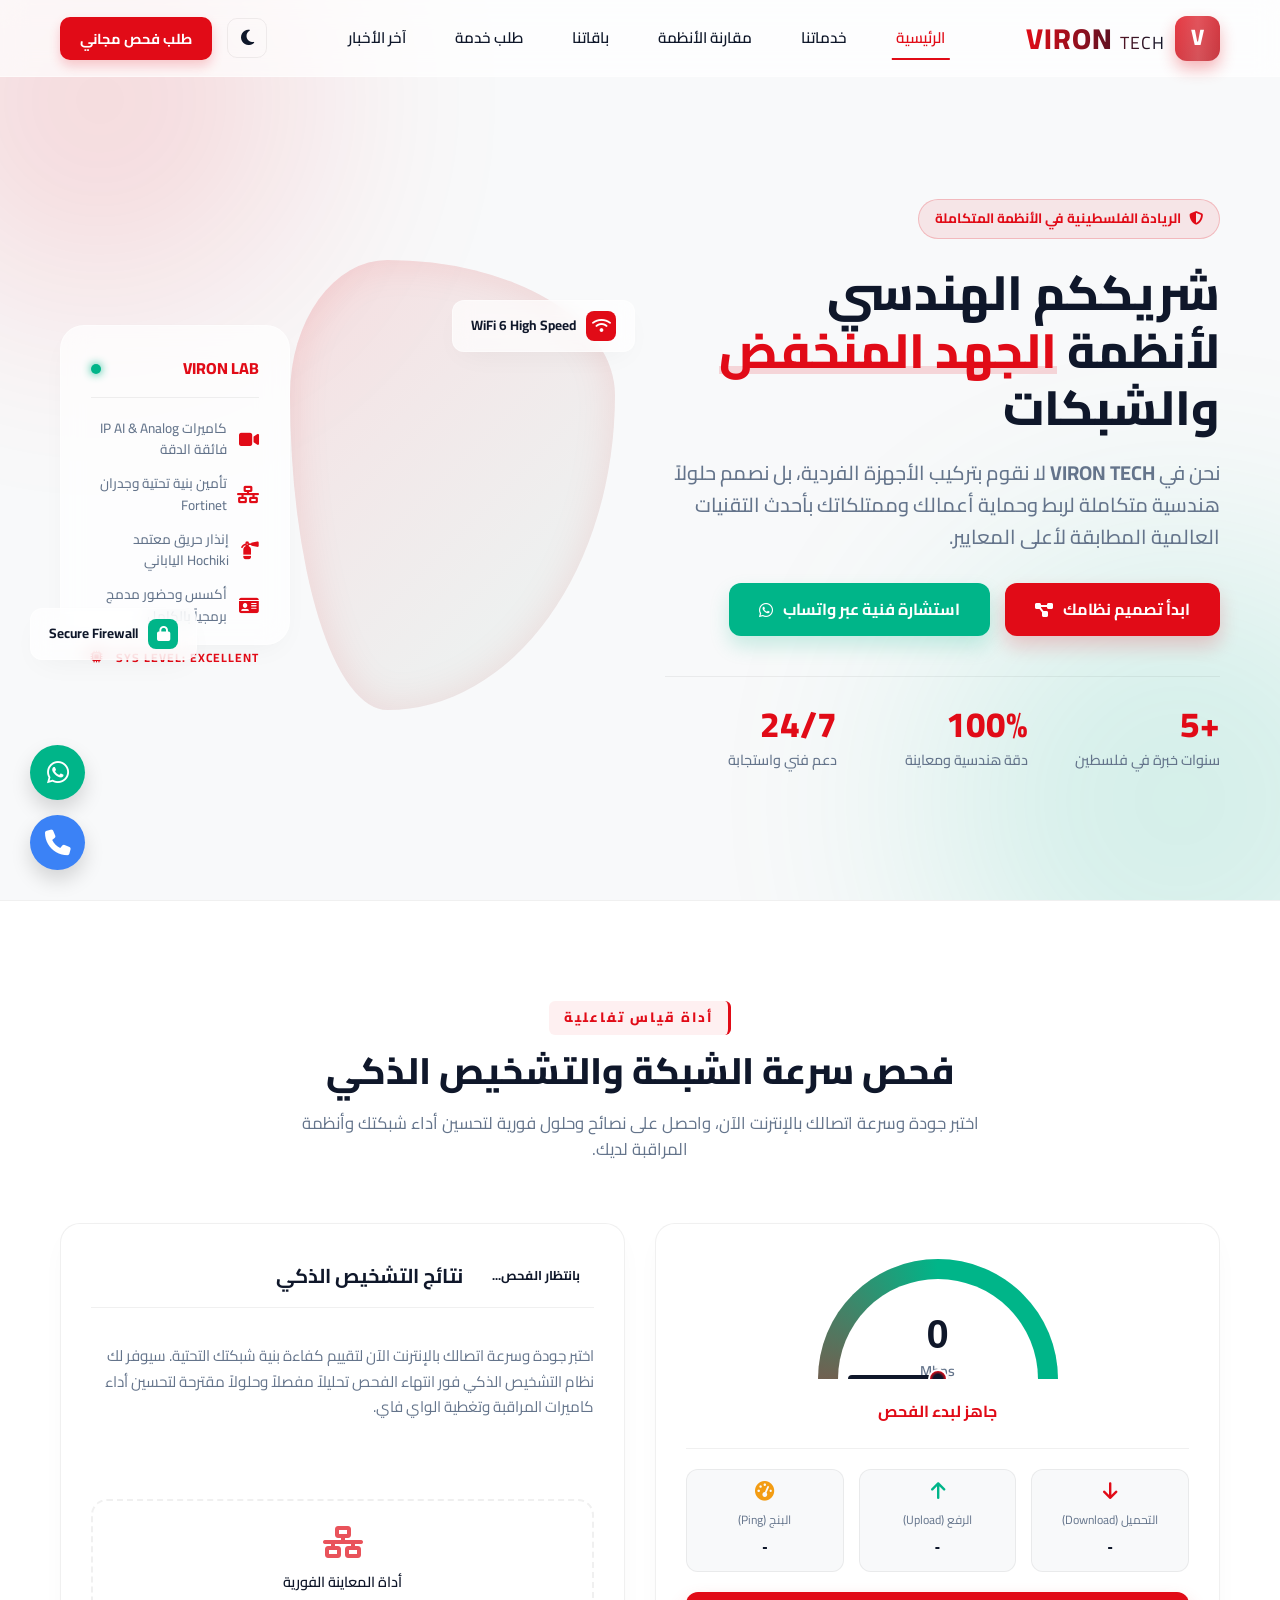
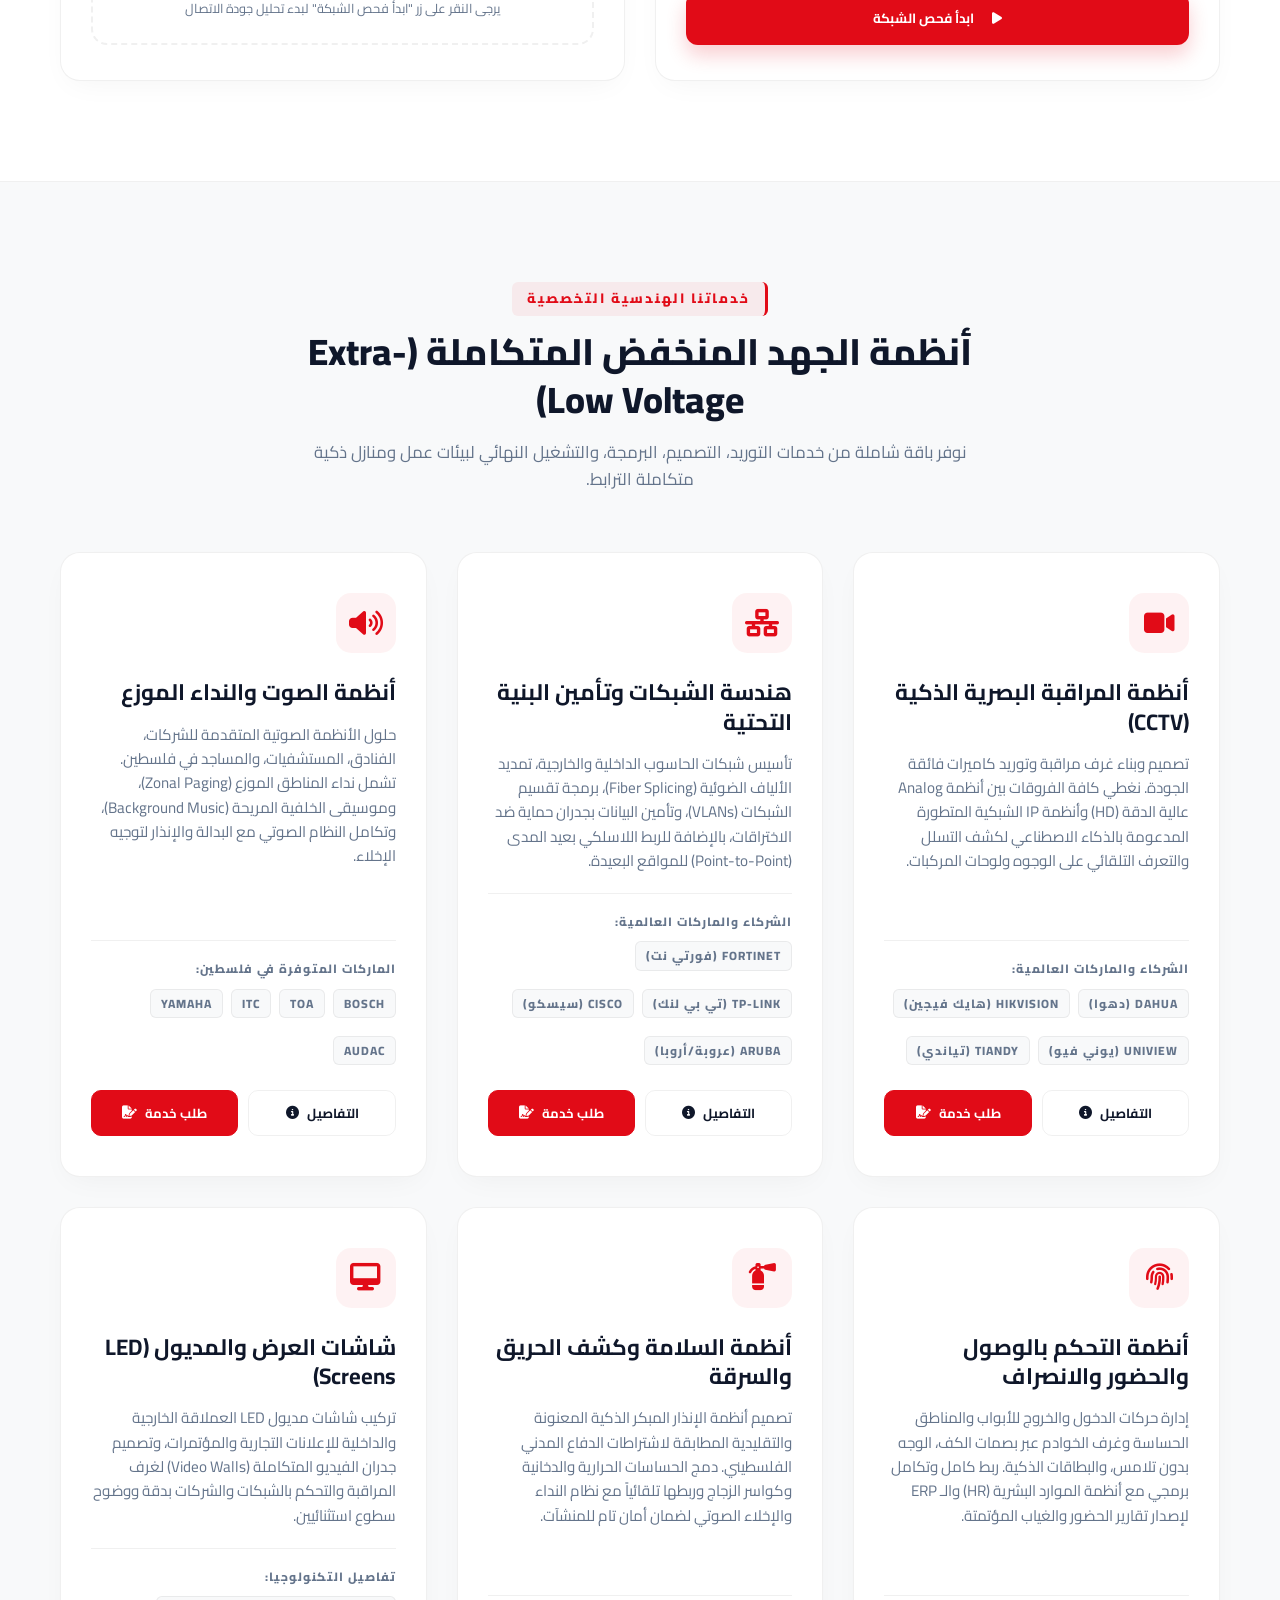
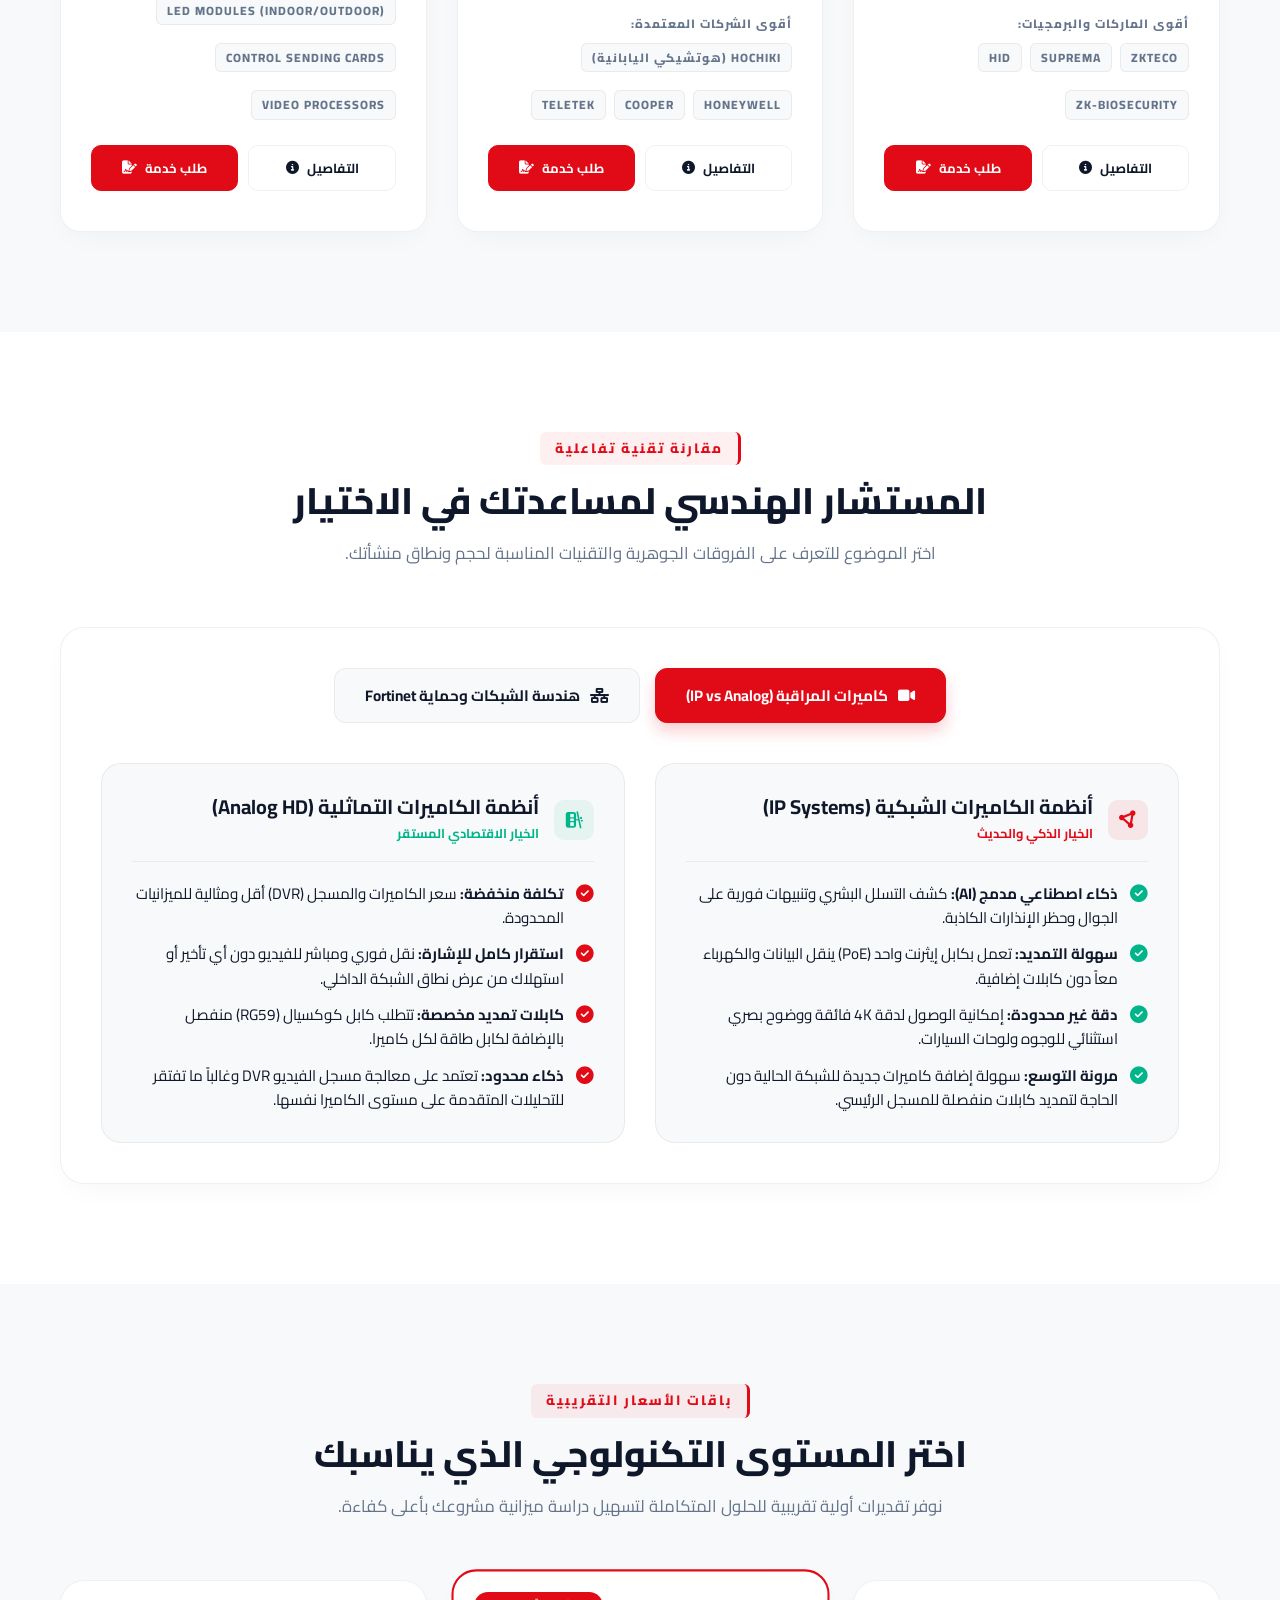
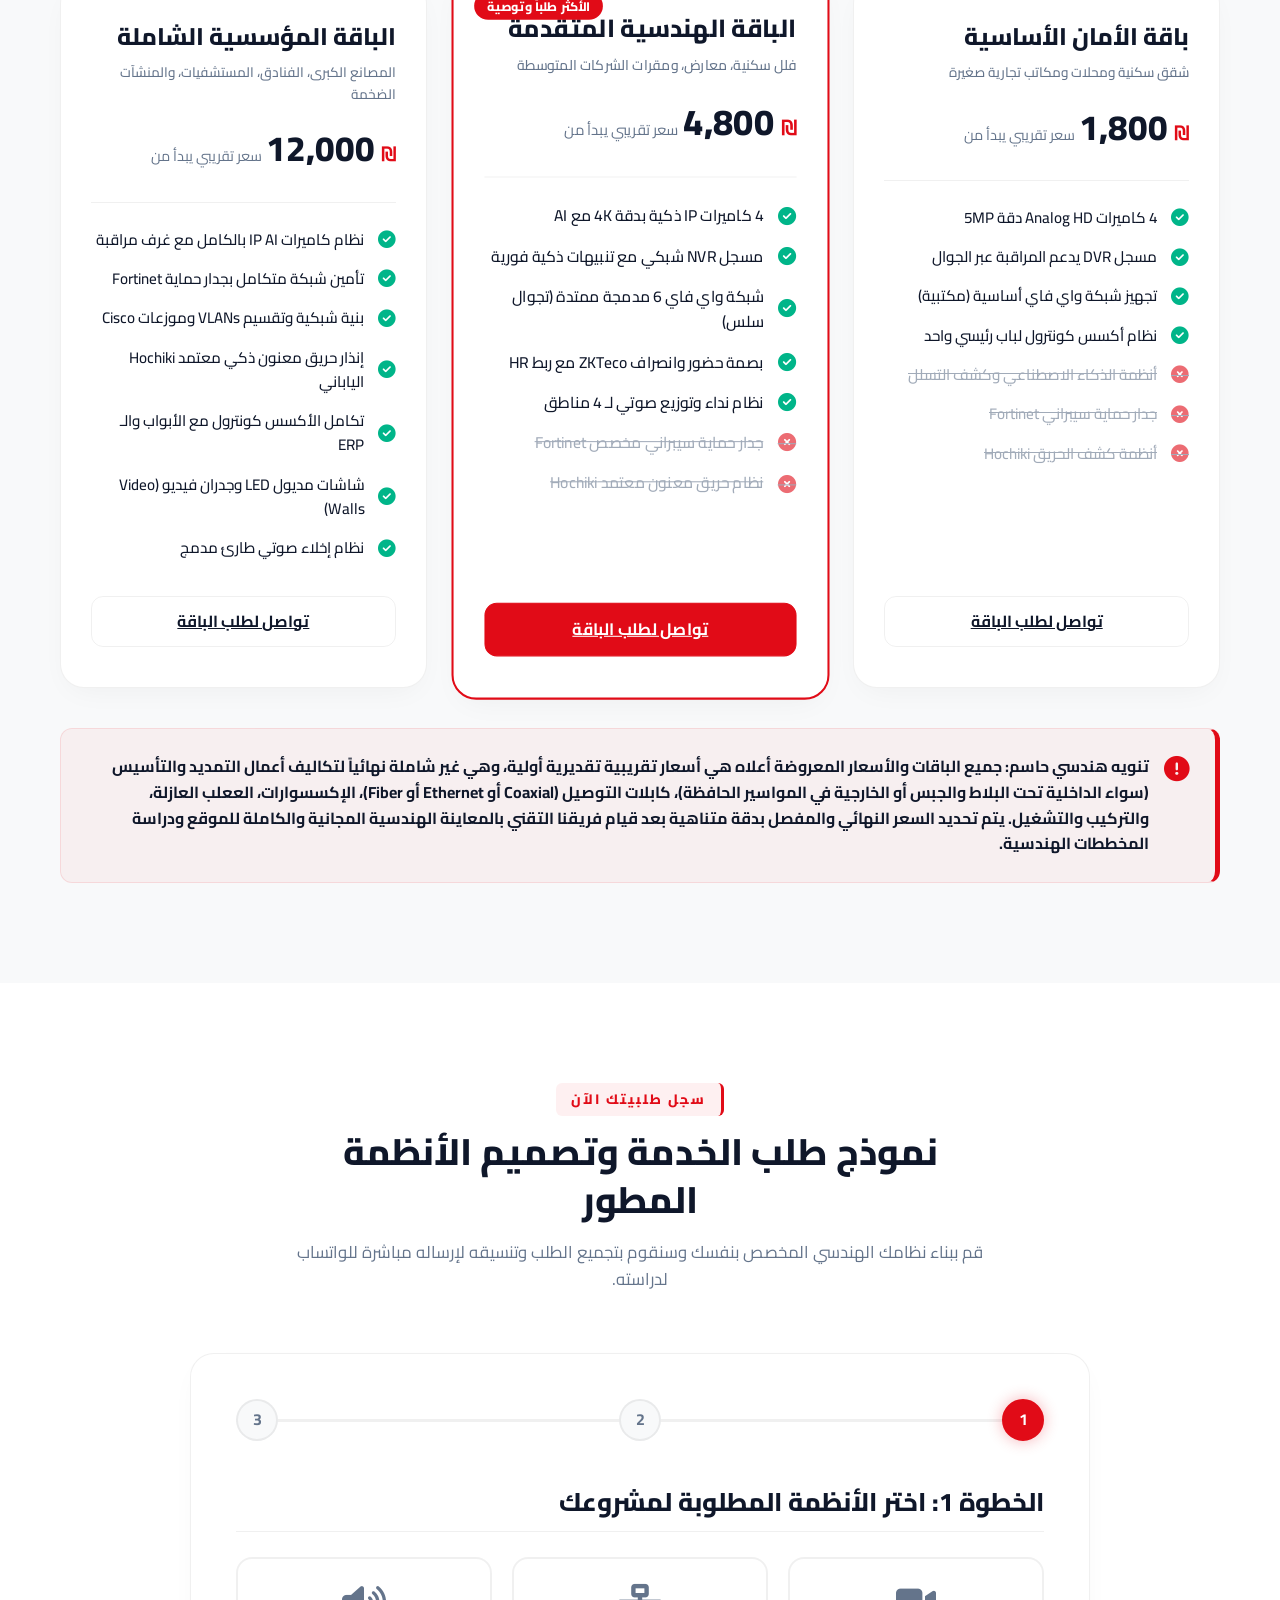
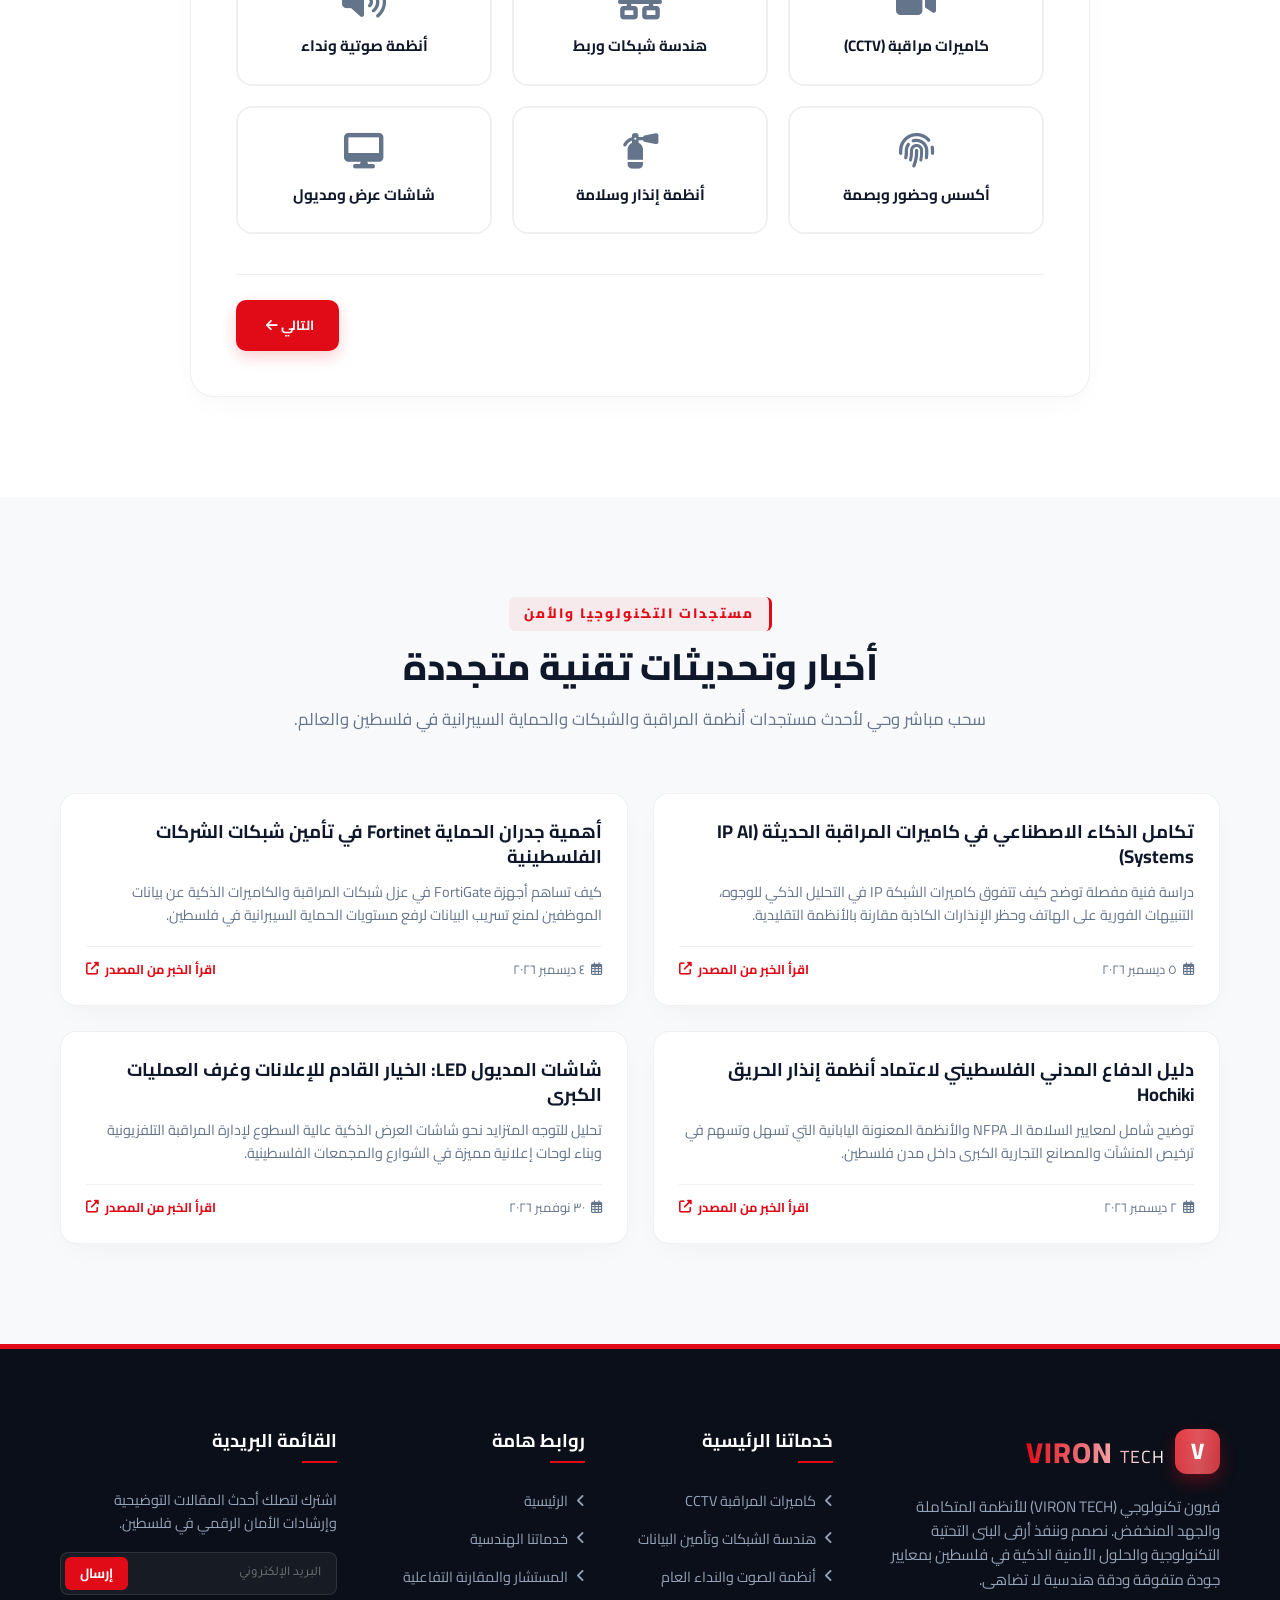
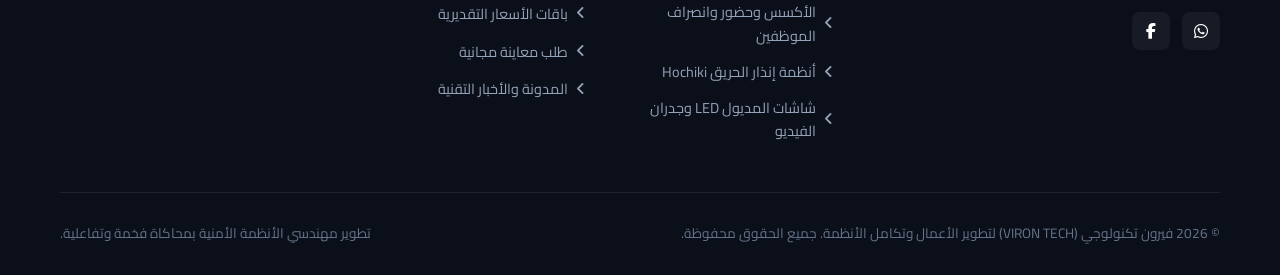
<file: index.html>
<!DOCTYPE html>
<html lang="ar" dir="rtl">

<head>
    <meta charset="UTF-8">
    <meta name="viewport" content="width=device-width, initial-scale=1.0">
    <meta name="description"
        content="فيرون تكنولوجي (VIRON TECH) - شريككم الهندسي المعتمد والموثوق لأنظمة الجهد المنخفض والشبكات والأنظمة الأمنية المتكاملة في فلسطين. حلول متطورة وحماية ذكية.">

    <!-- Open Graph / Facebook / WhatsApp Previews -->
    <meta property="og:type" content="website">
    <meta property="og:title" content="VIRON TECH | فيرون للأنظمة المتكاملة والجهد المنخفض">
    <meta property="og:description"
        content="شريككم الهندسي المعتمد والموثوق لأنظمة الجهد المنخفض والشبكات والأنظمة الأمنية المتكاملة في فلسطين. حلول متطورة وحماية ذكية.">
    <meta property="og:image" content="https://virontech.ps/ip-camera.webp">
    <meta property="og:url" content="https://virontech.ps">
    <meta name="twitter:card" content="summary_large_image">

    <!-- Favicon -->
    <link rel="icon" type="image/svg+xml" href="letter-v-svgrepo-com.svg">

    <title>VIRON TECH | فيرون للأنظمة المتكاملة والجهد المنخفض</title>

    <!-- Google Fonts - Cairo & Tajawal -->
    <link rel="preconnect" href="https://fonts.googleapis.com">
    <link rel="preconnect" href="https://fonts.gstatic.com" crossorigin>
    <link
        href="https://fonts.googleapis.com/css2?family=Cairo:wght@300;400;500;600;700;800;900&family=Tajawal:wght@300;400;500;700;800;900&display=swap"
        rel="stylesheet">

    <!-- External Stylesheets & Icons -->
    <link rel="stylesheet" href="https://cdnjs.cloudflare.com/ajax/libs/font-awesome/6.4.0/css/all.min.css">
    <link rel="stylesheet" href="style.css">
</head>

<body>

    <!-- --- FLOATING ACTIONS --- -->
    <div class="floating-actions">
        <a href="https://wa.me/972593417639" class="floating-btn btn-floating-wa" target="_blank" title="واتساب فوري">
            <i class="fab fa-whatsapp"></i>
        </a>
        <a href="tel:+972593417639" class="floating-btn btn-floating-ph" title="اتصال مباشر">
            <i class="fas fa-phone"></i>
        </a>
    </div>

    <!-- --- HEADER / NAVBAR --- -->
    <header class="header">
        <div class="container">
            <nav class="navbar">
                <a href="#" class="logo">
                    <div class="logo-icon">V</div>
                    <span class="logo-text">VIRON <span
                            style="font-weight: 400; font-size: 1.1rem; color: var(--accent);">TECH</span></span>
                </a>

                <ul class="nav-menu">
                    <li class="nav-item active"><a href="#">الرئيسية</a></li>
                    <li class="nav-item"><a href="#services">خدماتنا</a></li>
                    <li class="nav-item"><a href="#compare">مقارنة الأنظمة</a></li>
                    <li class="nav-item"><a href="#packages">باقاتنا</a></li>
                    <li class="nav-item"><a href="#request">طلب خدمة</a></li>
                    <li class="nav-item"><a href="#news">آخر الأخبار</a></li>
                </ul>

                <div class="header-actions">
                    <button class="theme-toggle-btn" id="themeToggleBtn" title="تبديل مظهر الصفحة">
                        <i class="fas fa-moon"></i>
                    </button>
                    <a href="#request" class="btn-contact-header">طلب فحص مجاني</a>
                    <button class="menu-toggle" aria-label="فتح القائمة">
                        <i class="fas fa-bars"></i>
                    </button>
                </div>
            </nav>
        </div>
    </header>

    <!-- --- HERO SECTION --- -->
    <section class="hero">
        <div class="hero-bg-shapes">
            <div class="hero-shape hero-shape-1"></div>
            <div class="hero-shape hero-shape-2"></div>
        </div>
        <div class="container">
            <div class="hero-grid">
                <div class="hero-content">
                    <div class="hero-badge">
                        <i class="fas fa-shield-halved"></i>
                        <span>الريادة الفلسطينية في الأنظمة المتكاملة</span>
                    </div>
                    <h1>شريككم الهندسي لأنظمة <span>الجهد المنخفض</span> والشبكات</h1>
                    <p class="hero-subtitle">نحن في <strong>VIRON TECH</strong> لا نقوم بتركيب الأجهزة الفردية، بل نصمم
                        حلولاً هندسية متكاملة لربط وحماية أعمالك وممتلكاتك بأحدث التقنيات العالمية المطابقة لأعلى
                        المعايير.</p>

                    <div class="hero-buttons">
                        <a href="#request" class="btn-primary">
                            <span>ابدأ تصميم نظامك</span>
                            <i class="fas fa-project-diagram"></i>
                        </a>
                        <a href="https://wa.me/972593417639" class="btn-whatsapp" target="_blank">
                            <span>استشارة فنية عبر واتساب</span>
                            <i class="fab fa-whatsapp"></i>
                        </a>
                    </div>

                    <div class="hero-stats">
                        <div class="stat-item">
                            <h3>+5</h3>
                            <p>سنوات خبرة في فلسطين</p>
                        </div>
                        <div class="stat-item">
                            <h3>100%</h3>
                            <p>دقة هندسية ومعاينة</p>
                        </div>
                        <div class="stat-item">
                            <h3>24/7</h3>
                            <p>دعم فني واستجابة</p>
                        </div>
                    </div>
                </div>

                <div class="hero-visual">
                    <div class="main-visual-container"></div>
                    <div class="tech-node-visual">
                        <div class="tech-node-header">
                            <span class="tech-node-logo">VIRON LAB</span>
                            <span class="tech-node-dot"></span>
                        </div>
                        <div class="tech-node-body">
                            <div class="tech-node-item">
                                <i class="fas fa-video"></i>
                                <span>كاميرات IP AI & Analog فائقة الدقة</span>
                            </div>
                            <div class="tech-node-item">
                                <i class="fas fa-network-wired"></i>
                                <span>تأمين بنية تحتية وجدران Fortinet</span>
                            </div>
                            <div class="tech-node-item">
                                <i class="fas fa-fire-extinguisher"></i>
                                <span>إنذار حريق معتمد Hochiki الياباني</span>
                            </div>
                            <div class="tech-node-item">
                                <i class="fas fa-id-card"></i>
                                <span>أكسس وحضور مدمج برمجياً بالكامل</span>
                            </div>
                        </div>
                        <div class="tech-node-footer">
                            <span>SYS LEVEL: EXCELLENT</span>
                            <i class="fas fa-microchip"></i>
                        </div>
                    </div>
                    <!-- Floating badges -->
                    <div class="floating-badge fb-1">
                        <i class="fas fa-wifi"></i>
                        <span>WiFi 6 High Speed</span>
                    </div>
                    <div class="floating-badge fb-2">
                        <i class="fas fa-lock"></i>
                        <span>Secure Firewall</span>
                    </div>
                </div>
            </div>
        </div>
    </section>

    <!-- --- SMART NETWORK DIAGNOSTICS --- -->
    <section class="section" id="network-speed" style="background: var(--bg-card); border-top: 1px solid var(--border-color); border-bottom: 1px solid var(--border-color);">
        <div class="container">
            <div class="section-header">
                <span class="section-badge">أداة قياس تفاعلية</span>
                <h2 class="section-title">فحص سرعة الشبكة والتشخيص الذكي</h2>
                <p class="section-desc">اختبر جودة وسرعة اتصالك بالإنترنت الآن، واحصل على نصائح وحلول فورية لتحسين أداء شبكتك وأنظمة المراقبة لديك.</p>
            </div>

            <div class="speed-test-wrapper">
                <!-- Speed Test Card -->
                <div class="speed-test-card">
                    <!-- Gauge Container -->
                    <div class="gauge-outer">
                        <div class="gauge-body">
                            <div class="gauge-fill" id="gaugeFill"></div>
                            <div class="gauge-cover">
                                <span class="speed-value" id="speedValue">0</span>
                                <span class="speed-unit">Mbps</span>
                            </div>
                        </div>
                        <div class="gauge-needle-wrapper">
                            <div class="gauge-needle" id="gaugeNeedle"></div>
                            <div class="gauge-center-pin"></div>
                        </div>
                    </div>

                    <!-- Progress / Testing Phase -->
                    <div class="test-phase" id="testPhase">جاهز لبدء الفحص</div>

                    <!-- Metrics Grid -->
                    <div class="metrics-grid">
                        <div class="metric-box">
                            <i class="fas fa-arrow-down download-icon"></i>
                            <span class="metric-label">التحميل (Download)</span>
                            <span class="metric-val" id="downloadVal">-</span>
                        </div>
                        <div class="metric-box">
                            <i class="fas fa-arrow-up upload-icon"></i>
                            <span class="metric-label">الرفع (Upload)</span>
                            <span class="metric-val" id="uploadVal">-</span>
                        </div>
                        <div class="metric-box">
                            <i class="fas fa-tachometer-alt ping-icon"></i>
                            <span class="metric-label">البنج (Ping)</span>
                            <span class="metric-val" id="pingVal">-</span>
                        </div>
                    </div>

                    <!-- Start Button -->
                    <button id="startSpeedTestBtn" class="btn-primary" style="margin-top: 20px; width: 100%; justify-content: center;">
                        <i class="fas fa-play" style="margin-left: 8px;"></i>
                        <span>ابدأ فحص الشبكة</span>
                    </button>
                </div>

                <!-- Solutions Card -->
                <div class="solutions-card" id="solutionsCard">
                    <!-- Solutions Card Header -->
                    <div class="solutions-header">
                        <span class="status-badge" id="networkStatusBadge" style="display: inline-block;">بانتظار الفحص...</span>
                        <h3 style="font-size: 1.25rem; font-weight: 700; margin: 0; color: var(--text-main);">نتائج التشخيص الذكي</h3>
                    </div>

                    <!-- Solutions Placeholder -->
                    <div id="solutionsPlaceholder">
                        <p style="font-size: 0.95rem; line-height: 1.7; color: var(--text-muted); margin-bottom: 20px;">
                            اختبر جودة وسرعة اتصالك بالإنترنت الآن لتقييم كفاءة بنية شبكتك التحتية. سيوفر لك نظام التشخيص الذكي فور انتهاء الفحص تحليلاً مفصلاً وحلولاً مقترحة لتحسين أداء كاميرات المراقبة وتغطية الواي فاي.
                        </p>
                        <div style="text-align: center; padding: 25px 15px; border: 2px dashed var(--border-color); border-radius: 16px; background: rgba(255, 255, 255, 0.01);">
                            <i class="fas fa-network-wired fa-2x" style="margin-bottom: 12px; color: var(--accent); opacity: 0.7;"></i>
                            <p style="font-size: 0.9rem; font-weight: 600; color: var(--text-main); margin-bottom: 5px;">أداة المعاينة الفورية</p>
                            <p style="font-size: 0.8rem; color: var(--text-muted); margin: 0;">يرجى النقر على زر "ابدأ فحص الشبكة" لبدء تحليل جودة الاتصال</p>
                        </div>
                    </div>

                    <!-- Solutions Result Body -->
                    <div id="solutionsResultBody" style="display: none;">
                        <p class="solutions-intro" id="solutionsIntro" style="font-size: 0.95rem; line-height: 1.6; color: var(--text-muted); margin-bottom: 20px;"></p>

                        <div class="solutions-list-wrapper">
                            <h4 style="font-size: 0.95rem; font-weight: 700; margin-bottom: 12px; color: var(--text-main);"><i class="fas fa-clipboard-list" style="margin-left: 8px; color: var(--accent);"></i> الحلول والتحسينات المقترحة لشبكتك:</h4>
                            <ul class="solutions-list" id="solutionsList">
                                <!-- Populated dynamically -->
                            </ul>
                        </div>

                        <div class="contact-advice" style="text-align: center; border-top: 1px solid var(--border-color); padding-top: 20px; margin-top: 20px;">
                            <p style="font-size: 0.88rem; color: var(--text-muted); margin-bottom: 15px;">هل تعاني من مشاكل مستمرة في تغطية الواي فاي أو بطء استجابة الكاميرات؟</p>
                            <a href="https://wa.me/972593417639" target="_blank" class="btn btn-outline" style="display: inline-flex; justify-content: center; gap: 8px; width: 100%;">
                                <i class="fab fa-whatsapp" style="color: #25d366;"></i> استشر مهندسي فيرون تيك مجاناً
                            </a>
                        </div>
                    </div>
                </div>
            </div>
        </div>
    </section>

    <!-- --- LOW-VOLTAGE SERVICES SECTION --- -->
    <section class="section" id="services">
        <div class="container">
            <div class="section-header">
                <span class="section-badge">خدماتنا الهندسية التخصصية</span>
                <h2 class="section-title">أنظمة الجهد المنخفض المتكاملة (Extra-Low Voltage)</h2>
                <p class="section-desc">نوفر باقة شاملة من خدمات التوريد، التصميم، البرمجة، والتشغيل النهائي لبيئات عمل
                    ومنازل ذكية متكاملة الترابط.</p>
            </div>

            <div class="services-grid">
                <!-- 1. الكاميرات -->
                <div class="service-card">
                    <div class="service-icon">
                        <i class="fas fa-video"></i>
                    </div>
                    <h3 class="service-title">أنظمة المراقبة البصرية الذكية (CCTV)</h3>
                    <p class="service-desc">تصميم وبناء غرف مراقبة وتوريد كاميرات فائقة الجودة. نغطي كافة الفروقات بين
                        أنظمة Analog عالية الدقة (HD) وأنظمة IP الشبكية المتطورة المدعومة بالذكاء الاصطناعي لكشف التسلل
                        والتعرف التلقائي على الوجوه ولوحات المركبات.</p>
                    <div class="service-brands">
                        <span>الشركاء والماركات العالمية:</span>
                        <div class="brand-tags-container">
                            <span class="brand-tag">Dahua (دهوا)</span>
                            <span class="brand-tag">Hikvision (هايك فيجين)</span>
                            <span class="brand-tag">Uniview (يوني فيو)</span>
                            <span class="brand-tag">Tiandy (تياندي)</span>
                        </div>
                    </div>
                    <div class="service-card-actions">
                        <button class="service-action-btn btn-details" onclick="openServiceModal('cctv')">
                            <span>التفاصيل</span>
                            <i class="fas fa-info-circle"></i>
                        </button>
                        <button class="service-action-btn btn-request" onclick="requestServiceDirect('cctv')">
                            <span>طلب خدمة</span>
                            <i class="fas fa-file-signature"></i>
                        </button>
                    </div>
                </div>

                <!-- 2. الشبكات -->
                <div class="service-card">
                    <div class="service-icon">
                        <i class="fas fa-network-wired"></i>
                    </div>
                    <h3 class="service-title">هندسة الشبكات وتأمين البنية التحتية</h3>
                    <p class="service-desc">تأسيس شبكات الحاسوب الداخلية والخارجية، تمديد الألياف الضوئية (Fiber
                        Splicing)، برمجة تقسيم الشبكات (VLANs)، وتأمين البيانات بجدران حماية ضد الاختراقات، بالإضافة
                        للربط اللاسلكي بعيد المدى (Point-to-Point) للمواقع البعيدة.</p>
                    <div class="service-brands">
                        <span>الشركاء والماركات العالمية:</span>
                        <div class="brand-tags-container">
                            <span class="brand-tag">Fortinet (فورتي نت)</span>
                            <span class="brand-tag">TP-Link (تي بي لنك)</span>
                            <span class="brand-tag">Cisco (سيسكو)</span>
                            <span class="brand-tag">Aruba (عروبة/أروبا)</span>
                        </div>
                    </div>
                    <div class="service-card-actions">
                        <button class="service-action-btn btn-details" onclick="openServiceModal('networking')">
                            <span>التفاصيل</span>
                            <i class="fas fa-info-circle"></i>
                        </button>
                        <button class="service-action-btn btn-request" onclick="requestServiceDirect('networking')">
                            <span>طلب خدمة</span>
                            <i class="fas fa-file-signature"></i>
                        </button>
                    </div>
                </div>

                <!-- 3. أنظمة الصوت -->
                <div class="service-card">
                    <div class="service-icon">
                        <i class="fas fa-volume-up"></i>
                    </div>
                    <h3 class="service-title">أنظمة الصوت والنداء الموزع</h3>
                    <p class="service-desc">حلول الأنظمة الصوتية المتقدمة للشركات، الفنادق، المستشفيات، والمساجد في
                        فلسطين. تشمل نداء المناطق الموزع (Zonal Paging)، وموسيقى الخلفية المريحة (Background Music)،
                        وتكامل النظام الصوتي مع البدالة والإنذار لتوجيه الإخلاء.</p>
                    <div class="service-brands">
                        <span>الماركات المتوفرة في فلسطين:</span>
                        <div class="brand-tags-container">
                            <span class="brand-tag">Bosch</span>
                            <span class="brand-tag">TOA</span>
                            <span class="brand-tag">ITC</span>
                            <span class="brand-tag">Yamaha</span>
                            <span class="brand-tag">Audac</span>
                        </div>
                    </div>
                    <div class="service-card-actions">
                        <button class="service-action-btn btn-details" onclick="openServiceModal('sound')">
                            <span>التفاصيل</span>
                            <i class="fas fa-info-circle"></i>
                        </button>
                        <button class="service-action-btn btn-request" onclick="requestServiceDirect('sound')">
                            <span>طلب خدمة</span>
                            <i class="fas fa-file-signature"></i>
                        </button>
                    </div>
                </div>

                <!-- 4. الأكسس كونترول -->
                <div class="service-card">
                    <div class="service-icon">
                        <i class="fas fa-fingerprint"></i>
                    </div>
                    <h3 class="service-title">أنظمة التحكم بالوصول والحضور والانصراف</h3>
                    <p class="service-desc">إدارة حركات الدخول والخروج للأبواب والمناطق الحساسة وغرف الخوادم عبر بصمات
                        الكف، الوجه بدون تلامس، والبطاقات الذكية. ربط كامل وتكامل برمجي مع أنظمة الموارد البشرية (HR)
                        والـ ERP لإصدار تقارير الحضور والغياب المؤتمتة.</p>
                    <div class="service-brands">
                        <span>أقوى الماركات والبرمجيات:</span>
                        <div class="brand-tags-container">
                            <span class="brand-tag">ZKTeco</span>
                            <span class="brand-tag">Suprema</span>
                            <span class="brand-tag">HID</span>
                            <span class="brand-tag">ZK-BioSecurity</span>
                        </div>
                    </div>
                    <div class="service-card-actions">
                        <button class="service-action-btn btn-details" onclick="openServiceModal('access')">
                            <span>التفاصيل</span>
                            <i class="fas fa-info-circle"></i>
                        </button>
                        <button class="service-action-btn btn-request" onclick="requestServiceDirect('access')">
                            <span>طلب خدمة</span>
                            <i class="fas fa-file-signature"></i>
                        </button>
                    </div>
                </div>

                <!-- 5. أنظمة الإنذار -->
                <div class="service-card">
                    <div class="service-icon">
                        <i class="fas fa-fire-extinguisher"></i>
                    </div>
                    <h3 class="service-title">أنظمة السلامة وكشف الحريق والسرقة</h3>
                    <p class="service-desc">تصميم أنظمة الإنذار المبكر الذكية المعنونة والتقليدية المطابقة لاشتراطات
                        الدفاع المدني الفلسطيني. دمج الحساسات الحرارية والدخانية وكواسر الزجاج وربطها تلقائياً مع نظام
                        النداء والإخلاء الصوتي لضمان أمان تام للمنشآت.</p>
                    <div class="service-brands">
                        <span>أقوى الشركات المعتمدة:</span>
                        <div class="brand-tags-container">
                            <span class="brand-tag">Hochiki (هوتشيكي اليابانية)</span>
                            <span class="brand-tag">Honeywell</span>
                            <span class="brand-tag">Cooper</span>
                            <span class="brand-tag">Teletek</span>
                        </div>
                    </div>
                    <div class="service-card-actions">
                        <button class="service-action-btn btn-details" onclick="openServiceModal('alarm')">
                            <span>التفاصيل</span>
                            <i class="fas fa-info-circle"></i>
                        </button>
                        <button class="service-action-btn btn-request" onclick="requestServiceDirect('alarm')">
                            <span>طلب خدمة</span>
                            <i class="fas fa-file-signature"></i>
                        </button>
                    </div>
                </div>

                <!-- 6. شاشات العرض والمديول -->
                <div class="service-card">
                    <div class="service-icon">
                        <i class="fas fa-desktop"></i>
                    </div>
                    <h3 class="service-title">شاشات العرض والمديول (LED Screens)</h3>
                    <p class="service-desc">تركيب شاشات مديول LED العملاقة الخارجية والداخلية للإعلانات التجارية
                        والمؤتمرات، وتصميم جدران الفيديو المتكاملة (Video Walls) لغرف المراقبة والتحكم بالشبكات والشركات
                        بدقة ووضوح سطوع استثنائيين.</p>
                    <div class="service-brands">
                        <span>تفاصيل التكنولوجيا:</span>
                        <div class="brand-tags-container">
                            <span class="brand-tag">LED Modules (Indoor/Outdoor)</span>
                            <span class="brand-tag">Control Sending Cards</span>
                            <span class="brand-tag">Video Processors</span>
                        </div>
                    </div>
                    <div class="service-card-actions">
                        <button class="service-action-btn btn-details" onclick="openServiceModal('led')">
                            <span>التفاصيل</span>
                            <i class="fas fa-info-circle"></i>
                        </button>
                        <button class="service-action-btn btn-request" onclick="requestServiceDirect('led')">
                            <span>طلب خدمة</span>
                            <i class="fas fa-file-signature"></i>
                        </button>
                    </div>
                </div>
            </div>
        </div>
    </section>

    <!-- --- INTERACTIVE COMPARISON SECTION --- -->
    <section class="section section-bg-alt" id="compare">
        <div class="container">
            <div class="section-header">
                <span class="section-badge">مقارنة تقنية تفاعلية</span>
                <h2 class="section-title">المستشار الهندسي لمساعدتك في الاختيار</h2>
                <p class="section-desc">اختر الموضوع للتعرف على الفروقات الجوهرية والتقنيات المناسبة لحجم ونطاق منشأتك.
                </p>
            </div>

            <div class="compare-container">
                <div class="compare-tabs">
                    <button class="compare-tab-btn active" data-target="compare-cctv">
                        <i class="fas fa-video"></i>
                        <span>كاميرات المراقبة (IP vs Analog)</span>
                    </button>
                    <button class="compare-tab-btn" data-target="compare-network">
                        <i class="fas fa-network-wired"></i>
                        <span>هندسة الشبكات وحماية Fortinet</span>
                    </button>
                </div>

                <!-- CCTV Tab -->
                <div class="compare-panel active" id="compare-cctv">
                    <div class="comparison-grid">
                        <div class="compare-side">
                            <div class="side-header">
                                <i class="fas fa-circle-nodes"></i>
                                <div>
                                    <h4>أنظمة الكاميرات الشبكية (IP Systems)</h4>
                                    <span style="font-size:0.8rem; color: var(--accent); font-weight:700;">الخيار الذكي
                                        والحديث</span>
                                </div>
                            </div>
                            <ul class="compare-features-list">
                                <li><i class="fas fa-check-circle"></i><span><strong>ذكاء اصطناعي مدمج (AI):</strong>
                                        كشف التسلل البشري وتنبيهات فورية على الجوال وحظر الإنذارات الكاذبة.</span></li>
                                <li><i class="fas fa-check-circle"></i><span><strong>سهولة التمديد:</strong> تعمل بكابل
                                        إيثرنت واحد (PoE) ينقل البيانات والكهرباء معاً دون كابلات إضافية.</span></li>
                                <li><i class="fas fa-check-circle"></i><span><strong>دقة غير محدودة:</strong> إمكانية
                                        الوصول لدقة 4K فائقة ووضوح بصري استثنائي للوجوه ولوحات السيارات.</span></li>
                                <li><i class="fas fa-check-circle"></i><span><strong>مرونة التوسع:</strong> سهولة إضافة
                                        كاميرات جديدة للشبكة الحالية دون الحاجة لتمديد كابلات منفصلة للمسجل
                                        الرئيسي.</span></li>
                            </ul>
                        </div>

                        <div class="compare-side">
                            <div class="side-header green-side">
                                <i class="fas fa-cable-car" style="transform: rotate(90deg);"></i>
                                <div>
                                    <h4>أنظمة الكاميرات التماثلية (Analog HD)</h4>
                                    <span style="font-size:0.8rem; color: var(--secondary); font-weight:700;">الخيار
                                        الاقتصادي المستقر</span>
                                </div>
                            </div>
                            <ul class="compare-features-list red-list">
                                <li><i class="fas fa-check-circle"></i><span><strong>تكلفة منخفضة:</strong> سعر
                                        الكاميرات والمسجل (DVR) أقل ومثالية للميزانيات المحدودة.</span></li>
                                <li><i class="fas fa-check-circle"></i><span><strong>استقرار كامل للإشارة:</strong> نقل
                                        فوري ومباشر للفيديو دون أي تأخير أو استهلاك من عرض نطاق الشبكة الداخلي.</span>
                                </li>
                                <li><i class="fas fa-check-circle"></i><span><strong>كابلات تمديد مخصصة:</strong> تتطلب
                                        كابل كوكسيال (RG59) منفصل بالإضافة لكابل طاقة لكل كاميرا.</span></li>
                                <li><i class="fas fa-check-circle"></i><span><strong>ذكاء محدود:</strong> تعتمد على
                                        معالجة مسجل الفيديو DVR وغالباً ما تفتقر للتحليلات المتقدمة على مستوى الكاميرا
                                        نفسها.</span></li>
                            </ul>
                        </div>
                    </div>
                </div>

                <!-- Network Tab -->
                <div class="compare-panel" id="compare-network">
                    <div class="comparison-grid">
                        <div class="compare-side">
                            <div class="side-header">
                                <i class="fas fa-shield-halved"></i>
                                <div>
                                    <h4>جدران الحماية والأمان السيبراني (Fortinet)</h4>
                                    <span style="font-size:0.8rem; color: var(--accent); font-weight:700;">درع الحماية
                                        الأول لمؤسستك</span>
                                </div>
                            </div>
                            <p style="font-size:0.95rem; color:var(--text-muted); margin-bottom:20px; line-height:1.7;">
                                نعتمد برمجة وتثبيت أجهزة <strong>FortiGate</strong> لضمان حماية الطبقة السابعة في
                                الشركات. نقوم بتطبيق جدار ناري يمنع التسلل الخارجي، وتفعيل الـ VPN الآمن للعمل عن بعد،
                                وحظر المواقع غير المرغوبة للموظفين، وتفتيش البيانات المشفرة لمنع تسريب المعلومات
                                الحساسة.
                            </p>
                            <ul class="compare-features-list">
                                <li><i class="fas fa-check-circle"></i><span>عزل تام لشبكة كاميرات المراقبة لتجنب
                                        اختراقها.</span></li>
                                <li><i class="fas fa-check-circle"></i><span>التحكم في سرعات استهلاك الإنترنت وتوزيعها
                                        بعدل.</span></li>
                                <li><i class="fas fa-check-circle"></i><span>حماية الأجهزة الداخلية من البرمجيات
                                        الخبيثة.</span></li>
                            </ul>
                        </div>

                        <div class="compare-side">
                            <div class="side-header green-side">
                                <i class="fas fa-route"></i>
                                <div>
                                    <h4>توزيع وتوسعة الواي فاي (Cisco & Aruba)</h4>
                                    <span style="font-size:0.8rem; color: var(--secondary); font-weight:700;">بث فائق
                                        السرعة وتغطية بلا انقطاع</span>
                                </div>
                            </div>
                            <p style="font-size:0.95rem; color:var(--text-muted); margin-bottom:20px; line-height:1.7;">
                                نصمم توزيع نقاط البث (Access Points) من شركتي <strong>Aruba</strong> و <strong>TP-Link
                                    Enterprise</strong> لضمان تغطية كاملة بدون زوايا ميتة. ندعم التجوال السلس (Seamless
                                Roaming) بحيث يتنقل هاتفك بين الطوابق والزوايا بدون انقطاع الإشارة أو التبديل اليدوي، مع
                                عزل شبكة الزوار عن الموظفين.
                            </p>
                            <ul class="compare-features-list red-list">
                                <li><i class="fas fa-check-circle"></i><span>تجوال ذكي سلس بدون انقطاع مكالمات
                                        الفيديو.</span></li>
                                <li><i class="fas fa-check-circle"></i><span>دعم معايير WiFi 6 الحديثة للسرعة العالية
                                        للمستخدمين.</span></li>
                                <li><i class="fas fa-check-circle"></i><span>لوحة إدارة سحابية مركزية لمراقبة استقرار
                                        التغطية.</span></li>
                            </ul>
                        </div>
                    </div>
                </div>
            </div>
        </div>
    </section>

    <!-- --- PRICE PACKAGES SECTION --- -->
    <section class="section" id="packages">
        <div class="container">
            <div class="section-header">
                <span class="section-badge">باقات الأسعار التقريبية</span>
                <h2 class="section-title">اختر المستوى التكنولوجي الذي يناسبك</h2>
                <p class="section-desc">نوفر تقديرات أولية تقريبية للحلول المتكاملة لتسهيل دراسة ميزانية مشروعك بأعلى
                    كفاءة.</p>
            </div>

            <div class="packages-grid">
                <!-- الباقة 1 -->
                <div class="package-card">
                    <div class="package-header">
                        <h3 class="package-name">باقة الأمان الأساسية</h3>
                        <p>شقق سكنية ومحلات ومكاتب تجارية صغيرة</p>
                        <div class="package-price">
                            <span class="price-currency">₪</span>
                            <span class="price-amount">1,800</span>
                            <span class="price-period">سعر تقريبي يبدأ من</span>
                        </div>
                    </div>
                    <ul class="package-features">
                        <li><i class="fas fa-check-circle"></i><span>4 كاميرات Analog HD دقة 5MP</span></li>
                        <li><i class="fas fa-check-circle"></i><span>مسجل DVR يدعم المراقبة عبر الجوال</span></li>
                        <li><i class="fas fa-check-circle"></i><span>تجهيز شبكة واي فاي أساسية (مكتبية)</span></li>
                        <li><i class="fas fa-check-circle"></i><span>نظام أكسس كونترول لباب رئيسي واحد</span></li>
                        <li class="not-included"><i class="fas fa-times-circle"></i><span>أنظمة الذكاء الاصطناعي وكشف
                                التسلل</span></li>
                        <li class="not-included"><i class="fas fa-times-circle"></i><span>جدار حماية سيبراني
                                Fortinet</span></li>
                        <li class="not-included"><i class="fas fa-times-circle"></i><span>أنظمة كشف الحريق
                                Hochiki</span></li>
                    </ul>
                    <a href="#request" class="btn-package">تواصل لطلب الباقة</a>
                </div>

                <!-- الباقة 2 -->
                <div class="package-card popular">
                    <span class="package-tag">الأكثر طلباً وتوصية</span>
                    <div class="package-header">
                        <h3 class="package-name">الباقة الهندسية المتقدمة</h3>
                        <p>فلل سكنية، معارض، ومقرات الشركات المتوسطة</p>
                        <div class="package-price">
                            <span class="price-currency">₪</span>
                            <span class="price-amount">4,800</span>
                            <span class="price-period">سعر تقريبي يبدأ من</span>
                        </div>
                    </div>
                    <ul class="package-features">
                        <li><i class="fas fa-check-circle"></i><span>4 كاميرات IP ذكية بدقة 4K مع AI</span></li>
                        <li><i class="fas fa-check-circle"></i><span>مسجل NVR شبكي مع تنبيهات ذكية فورية</span></li>
                        <li><i class="fas fa-check-circle"></i><span>شبكة واي فاي 6 مدمجة ممتدة (تجوال سلس)</span></li>
                        <li><i class="fas fa-check-circle"></i><span>بصمة حضور وانصراف ZKTeco مع ربط HR</span></li>
                        <li><i class="fas fa-check-circle"></i><span>نظام نداء وتوزيع صوتي لـ 4 مناطق</span></li>
                        <li class="not-included"><i class="fas fa-times-circle"></i><span>جدار حماية سيبراني مخصص
                                Fortinet</span></li>
                        <li class="not-included"><i class="fas fa-times-circle"></i><span>نظام حريق معنون معتمد
                                Hochiki</span></li>
                    </ul>
                    <a href="#request" class="btn-package">تواصل لطلب الباقة</a>
                </div>

                <!-- الباقة 3 -->
                <div class="package-card">
                    <div class="package-header">
                        <h3 class="package-name">الباقة المؤسسية الشاملة</h3>
                        <p>المصانع الكبرى، الفنادق، المستشفيات، والمنشآت الضخمة</p>
                        <div class="package-price">
                            <span class="price-currency">₪</span>
                            <span class="price-amount">12,000</span>
                            <span class="price-period">سعر تقريبي يبدأ من</span>
                        </div>
                    </div>
                    <ul class="package-features">
                        <li><i class="fas fa-check-circle"></i><span>نظام كاميرات IP AI بالكامل مع غرف مراقبة</span>
                        </li>
                        <li><i class="fas fa-check-circle"></i><span>تأمين شبكة متكامل بجدار حماية Fortinet</span></li>
                        <li><i class="fas fa-check-circle"></i><span>بنية شبكية وتقسيم VLANs وموزعات Cisco</span></li>
                        <li><i class="fas fa-check-circle"></i><span>إنذار حريق معنون ذكي معتمد Hochiki الياباني</span>
                        </li>
                        <li><i class="fas fa-check-circle"></i><span>تكامل الأكسس كونترول مع الأبواب والـ ERP</span>
                        </li>
                        <li><i class="fas fa-check-circle"></i><span>شاشات مديول LED وجدران فيديو (Video Walls)</span>
                        </li>
                        <li><i class="fas fa-check-circle"></i><span>نظام إخلاء صوتي طارئ مدمج</span></li>
                    </ul>
                    <a href="#request" class="btn-package">تواصل لطلب الباقة</a>
                </div>
            </div>

            <!-- Pricing alert strictly required -->
            <div class="pricing-alert-box">
                <i class="fas fa-circle-exclamation"></i>
                <p>تنويه هندسي حاسم: جميع الباقات والأسعار المعروضة أعلاه هي أسعار تقريبية تقديرية أولية، وهي غير شاملة
                    نهائياً لتكاليف أعمال التمديد والتأسيس (سواء الداخلية تحت البلاط والجبس أو الخارجية في المواسير
                    الحافظة)، كابلات التوصيل (Coaxial أو Ethernet أو Fiber)، الإكسسوارات، الععلب العازلة، والتركيب
                    والتشغيل. يتم تحديد السعر النهائي والمفصل بدقة متناهية بعد قيام فريقنا التقني بالمعاينة الهندسية
                    المجانية والكاملة للموقع ودراسة المخططات الهندسية.</p>
            </div>
        </div>
    </section>

    <!-- --- SERVICE REQUEST WIZARD SECTION --- -->
    <section class="section section-bg-alt" id="request">
        <div class="container">
            <div class="section-header">
                <span class="section-badge">سجل طلبيتك الآن</span>
                <h2 class="section-title">نموذج طلب الخدمة وتصميم الأنظمة المطور</h2>
                <p class="section-desc">قم ببناء نظامك الهندسي المخصص بنفسك وسنقوم بتجميع الطلب وتنسيقه لإرساله مباشرة
                    للواتساب لدراسته.</p>
            </div>

            <div class="wizard-card">
                <div class="wizard-steps">
                    <div class="wizard-step-progress"></div>
                    <div class="step-indicator active">1</div>
                    <div class="step-indicator">2</div>
                    <div class="step-indicator">3</div>
                </div>

                <div class="wizard-panels">
                    <!-- Step 1 Panel -->
                    <div class="wizard-panel active" id="stepPanel-1">
                        <h3 class="panel-title">الخطوة 1: اختر الأنظمة المطلوبة لمشروعك</h3>
                        <div class="systems-selector-grid">
                            <div class="system-select-card" data-sys="cctv">
                                <i class="fas fa-video"></i>
                                <span>كاميرات مراقبة (CCTV)</span>
                                <input type="checkbox" id="sys-cctv" value="كاميرات مراقبة">
                            </div>
                            <div class="system-select-card" data-sys="networking">
                                <i class="fas fa-network-wired"></i>
                                <span>هندسة شبكات وربط</span>
                                <input type="checkbox" id="sys-networking" value="هندسة شبكات">
                            </div>
                            <div class="system-select-card" data-sys="sound">
                                <i class="fas fa-volume-up"></i>
                                <span>أنظمة صوتية ونداء</span>
                                <input type="checkbox" id="sys-sound" value="أنظمة صوتية">
                            </div>
                            <div class="system-select-card" data-sys="access">
                                <i class="fas fa-fingerprint"></i>
                                <span>أكسس وحضور وبصمة</span>
                                <input type="checkbox" id="sys-access" value="أكسس وبصمة حضور">
                            </div>
                            <div class="system-select-card" data-sys="alarm">
                                <i class="fas fa-fire-extinguisher"></i>
                                <span>أنظمة إنذار وسلامة</span>
                                <input type="checkbox" id="sys-alarm" value="أنظمة إنذار Hochiki">
                            </div>
                            <div class="system-select-card" data-sys="led">
                                <i class="fas fa-desktop"></i>
                                <span>شاشات عرض ومديول</span>
                                <input type="checkbox" id="sys-led" value="شاشات مديول LED">
                            </div>
                        </div>
                    </div>

                    <!-- Step 2 Panel -->
                    <div class="wizard-panel" id="stepPanel-2">
                        <h3 class="panel-title">الخطوة 2: تحديد التفاصيل الفنية والهندسية</h3>

                        <!-- Dynamic fields will be inserted here by JavaScript -->
                        <div id="dynamicWizardFields"></div>

                        <div class="form-group" style="margin-top:20px;">
                            <label for="client-notes">ملاحظات إضافية أو تفاصيل خاصة للمشروع:</label>
                            <textarea class="form-control" id="client-notes"
                                placeholder="اكتب هنا أي تفاصيل تهمك، مثل نوع المبنى، مخططات هندسية متوفرة، أو ماركات تفضلها بشكل خاص..."></textarea>
                        </div>
                    </div>

                    <!-- Step 3 Panel -->
                    <div class="wizard-panel" id="stepPanel-3">
                        <h3 class="panel-title">الخطوة 3: معلومات التواصل وتأكيد الطلبية</h3>

                        <div style="display:grid; grid-template-columns: 1fr 1fr; gap:20px; margin-bottom:20px;">
                            <div class="form-group">
                                <label for="client-name">الاسم الكامل للعميل / المؤسسة: <span
                                        style="color:var(--accent);">*</span></label>
                                <input type="text" class="form-control" id="client-name"
                                    placeholder="أدخل اسمك أو اسم شركتك الموقرة">
                            </div>
                            <div class="form-group">
                                <label for="client-phone">رقم الجوال (واتساب للتواصل الفوري): <span
                                        style="color:var(--accent);">*</span></label>
                                <input type="tel" class="form-control" id="client-phone" placeholder="مثال: 0593417639"
                                    value="059">
                            </div>
                        </div>

                        <div class="form-group">
                            <label for="client-city">المدينة/المنطقة في فلسطين: <span
                                    style="color:var(--accent);">*</span></label>
                            <select class="form-control" id="client-city">
                                <option value="رام الله والبيرة">رام الله والبيرة</option>
                                <option value="القدس الشريف">القدس الشريف</option>
                                <option value="نابلس">نابلس</option>
                                <option value="الخليل">الخليل</option>
                                <option value="جنين">جنين</option>
                                <option value="بيت لحم">بيت لحم</option>
                                <option value="طولكرم">طولكرم</option>
                                <option value="قلقيلية">قلقيلية</option>
                                <option value="سلفيت">سلفيت</option>
                                <option value="أريحا">أريحا</option>
                                <option value="طوباس">طوباس</option>
                                <option value="قطاع غزة">قطاع غزة</option>
                            </select>
                        </div>
                    </div>
                </div>

                <div class="wizard-footer">
                    <button class="btn-wizard-nav btn-wizard-prev" id="wizardPrevBtn">
                        <i class="fas fa-arrow-right" style="margin-left: 5px;"></i> السابق
                    </button>
                    <button class="btn-wizard-nav btn-wizard-next" id="wizardNextBtn">
                        التالي <i class="fas fa-arrow-left" style="margin-right: 5px;"></i>
                    </button>
                </div>
            </div>
        </div>
    </section>

    <!-- --- TECH NEWS SECTION --- -->
    <section class="section" id="news">
        <div class="container">
            <div class="section-header">
                <span class="section-badge">مستجدات التكنولوجيا والأمن</span>
                <h2 class="section-title">أخبار وتحديثات تقنية متجددة</h2>
                <p class="section-desc">سحب مباشر وحي لأحدث مستجدات أنظمة المراقبة والشبكات والحماية السيبرانية في
                    فلسطين والعالم.</p>
            </div>

            <div class="news-container" id="liveNewsFeedContainer">
                <!-- Dynamically populated by main.js RSS Fetch -->
            </div>
        </div>
    </section>

    <!-- --- PREMIUM FOOTER --- -->
    <footer class="footer">
        <div class="container">
            <div class="footer-grid">
                <div class="footer-about">
                    <a href="#" class="logo" style="margin-bottom: 20px;">
                        <div class="logo-icon">V</div>
                        <span class="logo-text">VIRON <span
                                style="font-weight: 400; font-size: 1.1rem; color: var(--accent);">TECH</span></span>
                    </a>
                    <p>فيرون تكنولوجي (VIRON TECH) للأنظمة المتكاملة والجهد المنخفض. نصمم وننفذ أرقى البنى التحتية
                        التكنولوجية والحلول الأمنية الذكية في فلسطين بمعايير جودة متفوقة ودقة هندسية لا تضاهى.</p>
                    <div class="footer-social">
                        <a href="https://wa.me/972593417639" class="social-icon" target="_blank" title="واتساب"><i
                                class="fab fa-whatsapp"></i></a>
                        <a href="https://www.facebook.com/share/17qepVQjPK/" class="social-icon" target="_blank"
                            title="فيسبوك"><i class="fab fa-facebook-f"></i></a>
                    </div>
                </div>

                <div>
                    <h4 class="footer-title">خدماتنا الرئيسية</h4>
                    <ul class="footer-links">
                        <li><a href="#services"><i class="fas fa-angle-left"></i> كاميرات المراقبة CCTV</a></li>
                        <li><a href="#services"><i class="fas fa-angle-left"></i> هندسة الشبكات وتأمين البيانات</a></li>
                        <li><a href="#services"><i class="fas fa-angle-left"></i> أنظمة الصوت والنداء العام</a></li>
                        <li><a href="#services"><i class="fas fa-angle-left"></i> الأكسس وحضور وانصراف الموظفين</a></li>
                        <li><a href="#services"><i class="fas fa-angle-left"></i> أنظمة إنذار الحريق Hochiki</a></li>
                        <li><a href="#services"><i class="fas fa-angle-left"></i> شاشات المديول LED وجدران الفيديو</a>
                        </li>
                    </ul>
                </div>

                <div>
                    <h4 class="footer-title">روابط هامة</h4>
                    <ul class="footer-links">
                        <li><a href="#"><i class="fas fa-angle-left"></i> الرئيسية</a></li>
                        <li><a href="#services"><i class="fas fa-angle-left"></i> خدماتنا الهندسية</a></li>
                        <li><a href="#compare"><i class="fas fa-angle-left"></i> المستشار والمقارنة التفاعلية</a></li>
                        <li><a href="#packages"><i class="fas fa-angle-left"></i> باقات الأسعار التقديرية</a></li>
                        <li><a href="#request"><i class="fas fa-angle-left"></i> طلب معاينة مجانية</a></li>
                        <li><a href="#news"><i class="fas fa-angle-left"></i> المدونة والأخبار التقنية</a></li>
                    </ul>
                </div>

                <div class="footer-newsletter">
                    <h4 class="footer-title">القائمة البريدية</h4>
                    <p>اشترك لتصلك أحدث المقالات التوضيحية وإرشادات الأمان الرقمي في فلسطين.</p>
                    <form class="newsletter-form" id="newsletterForm">
                        <input type="email" name="email" placeholder="البريد الإلكتروني" required>
                        <button type="submit" id="newsletterSubmitBtn">إرسال</button>
                    </form>
                </div>
            </div>

            <div class="footer-bottom">
                <p>© 2026 فيرون تكنولوجي (VIRON TECH) لتطوير الأعمال وتكامل الأنظمة. جميع الحقوق محفوظة.</p>
                <p>تطوير مهندسي الأنظمة الأمنية بمحاكاة فخمة وتفاعلية.</p>
            </div>
        </div>
    </footer>

    <!-- --- SERVICE DETAILS MODAL --- -->
    <div class="service-modal" id="serviceDetailsModal" aria-hidden="true" role="dialog">
        <div class="modal-overlay" onclick="closeServiceModal()"></div>
        <div class="modal-content">
            <button class="modal-close-btn" onclick="closeServiceModal()" aria-label="إغلاق النافذة">
                <i class="fas fa-times"></i>
            </button>
            <div class="modal-body" id="modalBodyContent">
                <!-- Content will be injected dynamically -->
            </div>
        </div>
    </div>

    <!-- Scripts -->
    <script src="main.js?v=6.1"></script>
</body>

</html>
</file>
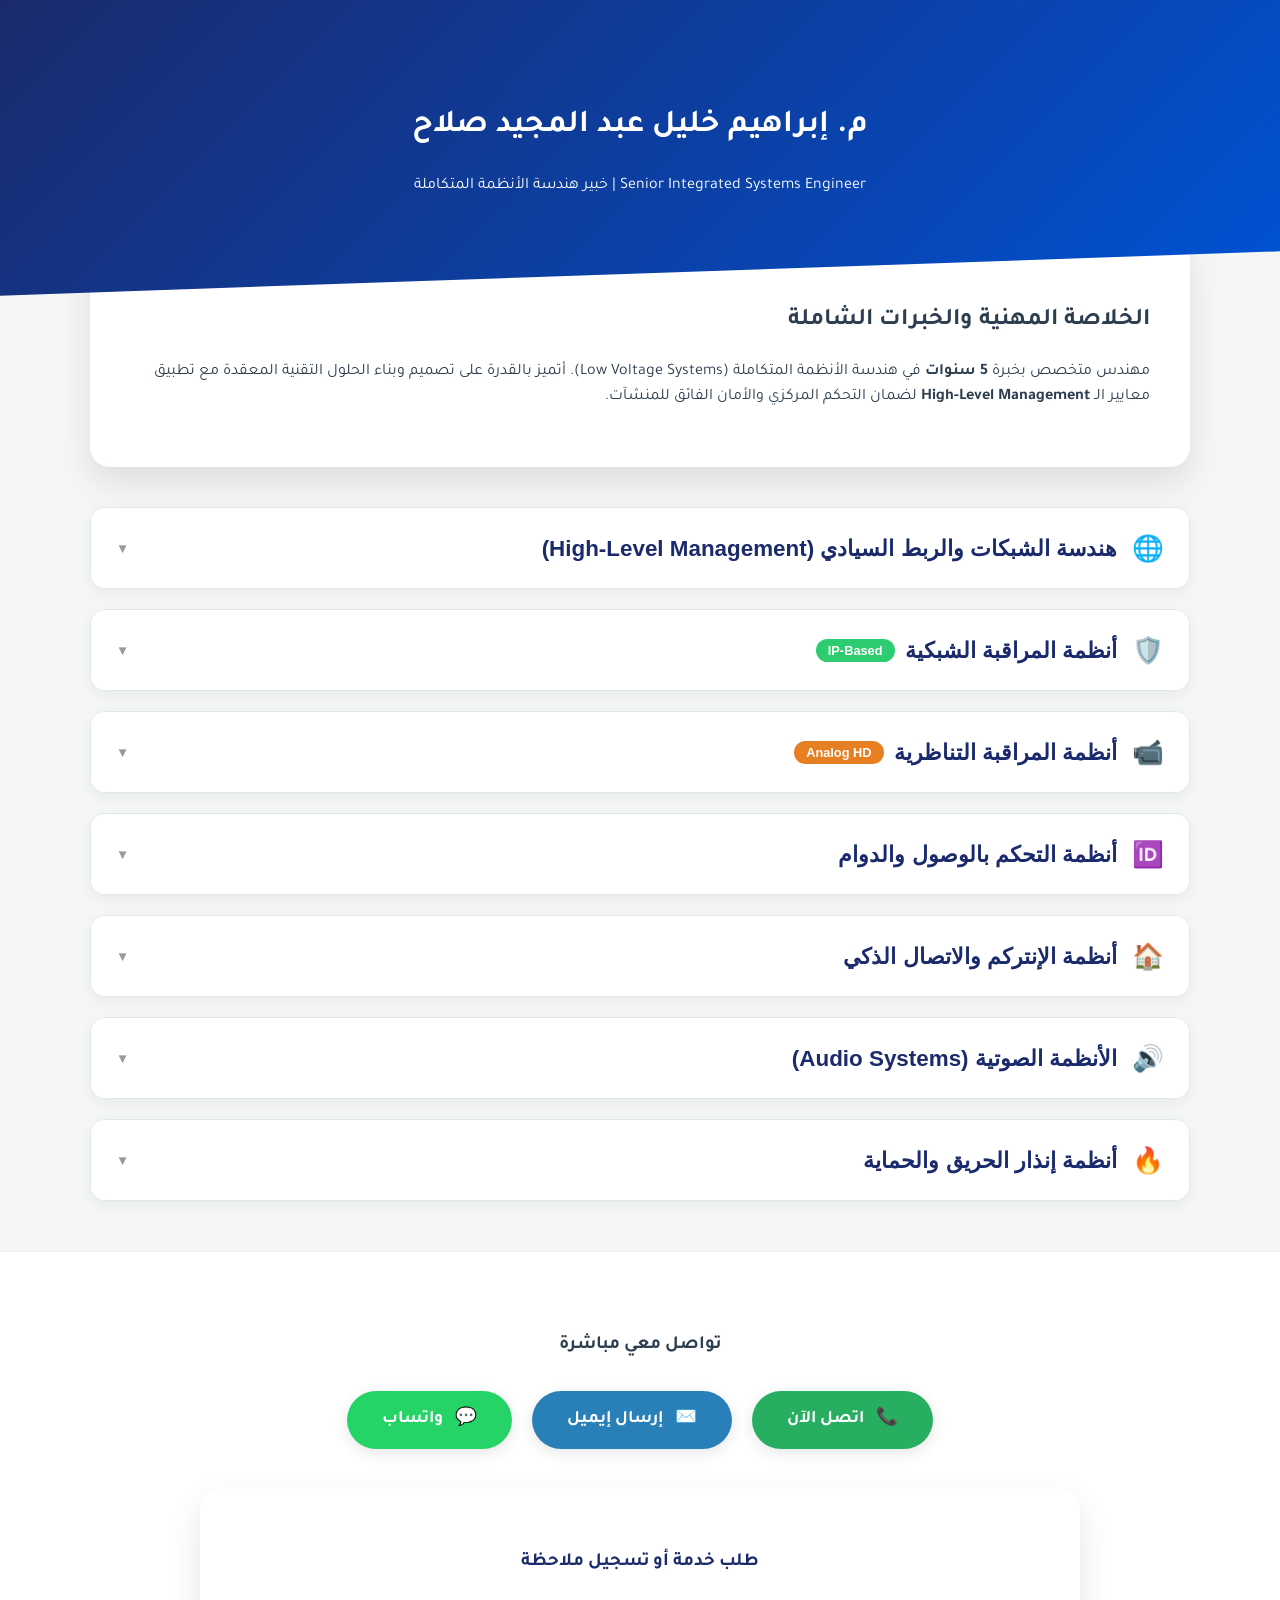
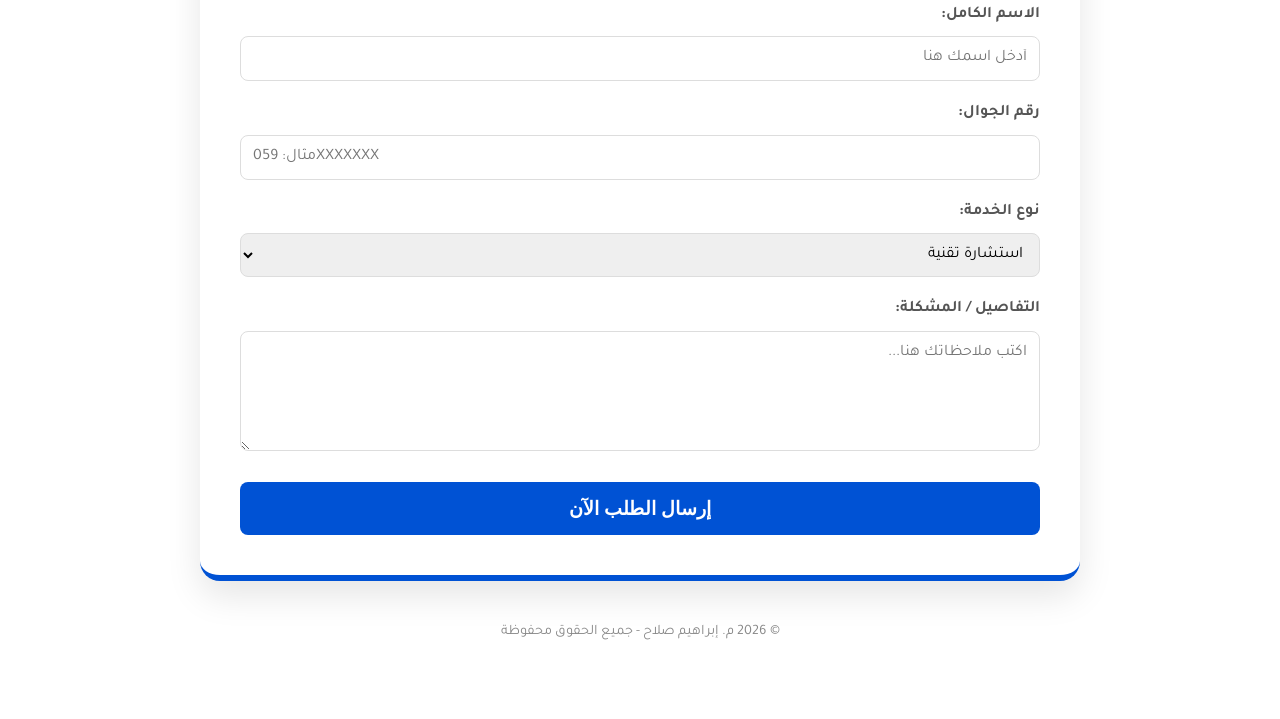
<file: test.html>
<!DOCTYPE html>
<html lang="ar" dir="rtl">
<head>
    <meta charset="UTF-8">
    <meta name="viewport" content="width=device-width, initial-scale=1.0">
    <title>Portfolio_Integrated_Systems_Ibrahim_Salah</title>
    <link href="https://fonts.googleapis.com/css2?family=Tajawal:wght@300;500;700&display=swap" rel="stylesheet">
    <style>
        :root {
            --primary-navy: #1a2a6c;
            --tech-blue: #0052D4;
            --ip-green: #2ecc71;
            --analog-orange: #e67e22;
            --accent-gold: #ffcc00;
            --bg-gradient: #f4f7f6;
        }

        body { font-family: 'Tajawal', sans-serif; background-color: var(--bg-gradient); margin: 0; padding: 0; color: #2c3e50; line-height: 1.6; }
        
        header {
            background: linear-gradient(135deg, var(--primary-navy), var(--tech-blue));
            color: white; padding: 80px 20px; text-align: center;
            clip-path: polygon(0 0, 100% 0, 100% 85%, 0% 100%);
        }

        .main-wrapper { max-width: 1100px; margin: -60px auto 50px auto; padding: 0 20px; }

        .professional-summary {
            background: white; padding: 40px; border-radius: 20px;
            box-shadow: 0 15px 35px rgba(0,0,0,0.1);
            border-top: 6px solid var(--accent-gold); margin-bottom: 40px;
        }

        .system-category {
            background: white; border-radius: 15px; margin-bottom: 20px;
            overflow: hidden; box-shadow: 0 5px 15px rgba(0,0,0,0.05);
            border: 1px solid #e0e6ed;
        }

        .category-trigger {
            width: 100%; padding: 25px; border: none; background: white;
            display: flex; justify-content: space-between; align-items: center;
            cursor: pointer; transition: 0.3s;
        }

        .category-trigger h3 { margin: 0; font-size: 1.4rem; color: var(--primary-navy); display: flex; align-items: center; }
        .icon { margin-left: 15px; font-size: 1.6rem; }
        
        .content-panel { display: none; padding: 25px; background: #fafbfc; border-top: 1px solid #eee; }

        .tech-specs {
            display: grid; grid-template-columns: repeat(auto-fit, minmax(300px, 1fr));
            gap: 20px;
        }

        .spec-item { 
            background: white; padding: 20px; border-radius: 12px; 
            border-right: 5px solid var(--tech-blue);
            box-shadow: 0 2px 8px rgba(0,0,0,0.04);
        }

        .spec-item b { color: var(--tech-blue); display: block; margin-bottom: 10px; font-size: 1.1rem; border-bottom: 1px solid #f0f0f0; padding-bottom: 5px; }

        /* تنسيق نموذج الحجز والاتصال */
        .booking-section {
            background: white; padding: 40px; border-radius: 20px;
            box-shadow: 0 15px 35px rgba(0,0,0,0.1);
            max-width: 800px; margin: 40px auto; border-bottom: 6px solid var(--tech-blue);
        }
        .booking-section h3 { color: var(--primary-navy); text-align: center; margin-bottom: 25px; }
        .form-group { margin-bottom: 20px; text-align: right; }
        .form-group label { display: block; margin-bottom: 8px; font-weight: bold; color: #555; }
        .form-group input, .form-group textarea, .form-group select {
            width: 100%; padding: 12px; border: 1px solid #ddd; border-radius: 8px;
            font-family: 'Tajawal', sans-serif; font-size: 1rem; box-sizing: border-box;
        }
        .form-group textarea { height: 120px; resize: vertical; }
        .submit-btn {
            width: 100%; padding: 15px; background: var(--tech-blue); color: white;
            border: none; border-radius: 8px; font-size: 1.2rem; font-weight: bold;
            cursor: pointer; transition: 0.3s;
        }
        .submit-btn:hover { background: var(--primary-navy); transform: scale(1.02); }

        footer {
            background: #fff; padding: 60px 20px; border-top: 1px solid #eee;
            text-align: center; margin-top: 50px;
        }

        .contact-container {
            display: flex; justify-content: center; gap: 20px; flex-wrap: wrap;
            max-width: 1100px; margin: 30px auto;
        }

        .contact-btn {
            display: flex; align-items: center; gap: 12px;
            padding: 15px 35px; border-radius: 50px;
            text-decoration: none; font-weight: bold; font-size: 1.1rem;
            transition: 0.3s; color: white; box-shadow: 0 4px 15px rgba(0,0,0,0.1);
        }

        .btn-phone { background-color: #27ae60; }
        .btn-email { background-color: #2980b9; }
        .btn-whatsapp { background-color: #25D366; }

        .tag { padding: 4px 12px; border-radius: 20px; font-size: 0.8rem; color: white; margin-right: 10px; }
        .tag-ip { background: var(--ip-green); }
        .tag-analog { background: var(--analog-orange); }
        .arrow { transition: 0.4s; color: #999; }
        .active .arrow { transform: rotate(180deg); }
    </style>
</head>
<body>

<header>
    <h1>م. إبراهيم خليل عبد المجيد صلاح</h1>
    <p>Senior Integrated Systems Engineer | خبير هندسة الأنظمة المتكاملة</p>
</header>

<div class="main-wrapper">
    <section class="professional-summary">
        <h2>الخلاصة المهنية والخبرات الشاملة</h2>
        <p>مهندس متخصص بخبرة <strong>5 سنوات</strong> في هندسة الأنظمة المتكاملة (Low Voltage Systems). أتميز بالقدرة على تصميم وبناء الحلول التقنية المعقدة مع تطبيق معايير الـ <strong>High-Level Management</strong> لضمان التحكم المركزي والأمان الفائق للمنشآت.</p>
    </section>

    <div class="system-category">
        <button class="category-trigger">
            <h3><span class="icon">🌐</span> هندسة الشبكات والربط السيادي (High-Level Management)</h3>
            <span class="arrow">▼</span>
        </button>
        <div class="content-panel">
            <div class="tech-specs">
                <div class="spec-item"><b>High-Level Management:</b> إدارة مركزية للشبكات المدارة (Managed Networks) لضمان السيطرة التقنية المطلقة.</div>
                <div class="spec-item"><b>البنية التحتية والـ IP:</b> تخطيط الـ Subnetting، وتمديد الـ Fiber Optics باحترافية عالية.</div>
            </div>
        </div>
    </div>

    <div class="system-category">
        <button class="category-trigger">
            <h3><span class="icon">🛡️</span> أنظمة المراقبة الشبكية <span class="tag tag-ip">IP-Based</span></h3>
            <span class="arrow">▼</span>
        </button>
        <div class="content-panel">
            <div class="tech-specs">
                <div class="spec-item"><b>التحليل الذكي (VCA):</b> إدارة الأنظمة عبر منصات الـ VMS مثل Hik-Central وتفعيل ميزات الذكاء الاصطناعي.</div>
            </div>
        </div>
    </div>

    <div class="system-category">
        <button class="category-trigger">
            <h3><span class="icon">📹</span> أنظمة المراقبة التناظرية <span class="tag tag-analog">Analog HD</span></h3>
            <span class="arrow">▼</span>
        </button>
        <div class="content-panel">
            <div class="tech-specs">
                <div class="spec-item"><b>HD Analog Systems:</b> صيانة وتطوير الأنظمة التقليدية وحل مشاكل نقل الإشارة لمسافات طويلة.</div>
            </div>
        </div>
    </div>

    <div class="system-category">
        <button class="category-trigger">
            <h3><span class="icon">🆔</span> أنظمة التحكم بالوصول والدوام</h3>
            <span class="arrow">▼</span>
        </button>
        <div class="content-panel">
            <div class="tech-specs">
                <div class="spec-item"><b>البصمة الحيوية:</b> تأسيس أنظمة الدخول ببصمة الوجه، الأصابع، والكروت التعريفية.</div>
                <div class="spec-item"><b>التقارير الإدارية:</b> برمجة الماكينات واستخراج تقارير الدوام بدقة هندسية.</div>
            </div>
        </div>
    </div>

    <div class="system-category">
        <button class="category-trigger">
            <h3><span class="icon">🏠</span> أنظمة الإنتركم والاتصال الذكي</h3>
            <span class="arrow">▼</span>
        </button>
        <div class="content-panel">
            <div class="tech-specs">
                <div class="spec-item"><b>IP Intercom:</b> تركيب الأنظمة المرئية الذكية مع ميزة الرد والتحكم عبر الجوال.</div>
            </div>
        </div>
    </div>

    <div class="system-category">
        <button class="category-trigger">
            <h3><span class="icon">🔊</span> الأنظمة الصوتية (Audio Systems)</h3>
            <span class="arrow">▼</span>
        </button>
        <div class="content-panel">
            <div class="tech-specs">
                <div class="spec-item"><b>Public Address:</b> تجهيز أنظمة الصوت المركزية والنداء العام للمنشآت الكبرى.</div>
            </div>
        </div>
    </div>

    <div class="system-category">
        <button class="category-trigger">
            <h3><span class="icon">🔥</span> أنظمة إنذار الحريق والحماية</h3>
            <span class="arrow">▼</span>
        </button>
        <div class="content-panel">
            <div class="tech-specs">
                <div class="spec-item"><b>لوحات FACP:</b> برمجة وصيانة لوحات الـ Addressable لضمان السلامة القصوى.</div>
            </div>
        </div>
    </div>
</div>

<footer>
    <h3>تواصل معي مباشرة</h3>
    <div class="contact-container">
        <a href="tel:+972593417639" class="contact-btn btn-phone"><span>📞</span> اتصل الآن</a>
        <a href="mailto:ibraheem.kh.s@gmail.com" class="contact-btn btn-email"><span>✉️</span> إرسال إيميل</a>
        <a href="https://wa.me/972593417639" target="_blank" class="contact-btn btn-whatsapp"><span>💬</span> واتساب</a>
    </div>

    <div class="booking-section">
        <h3>طلب خدمة أو تسجيل ملاحظة</h3>
        <form action="https://formspree.io/f/mrerndbg" method="POST">
            <div class="form-group">
                <label>الاسم الكامل:</label>
                <input type="text" name="name" placeholder="أدخل اسمك هنا" required>
            </div>
            <div class="form-group">
                <label>رقم الجوال:</label>
                <input type="tel" name="phone" placeholder="مثال: 059XXXXXXX" required>
            </div>
            <div class="form-group">
                <label>نوع الخدمة:</label>
                <select name="service">
                    <option value="consultation">استشارة تقنية</option>
                    <option value="maintenance">طلب صيانة</option>
                    <option value="installation">تركيب نظام جديد</option>
                    <option value="other">أخرى</option>
                </select>
            </div>
            <div class="form-group">
                <label>التفاصيل / المشكلة:</label>
                <textarea name="message" placeholder="اكتب ملاحظاتك هنا..." required></textarea>
            </div>
            <button type="submit" class="submit-btn">إرسال الطلب الآن</button>
        </form>
    </div>

    <p style="margin-top: 20px; color: #888; font-size: 0.9rem;">&copy; 2026 م. إبراهيم صلاح - جميع الحقوق محفوظة</p>
</footer>

<script>
    document.querySelectorAll('.category-trigger').forEach(trigger => {
        trigger.addEventListener('click', () => {
            const panel = trigger.nextElementSibling;
            const isActive = trigger.classList.contains('active');
            if (!isActive) {
                panel.style.display = 'block';
                trigger.classList.add('active');
            } else {
                panel.style.display = 'none';
                trigger.classList.remove('active');
            }
        });
    });
</script>

</body>
</html>
</file>
<file: style.css>
/*
 * VIRON TECH - Integrated Systems & Low Voltage
 * High-End Custom Stylesheet (Mirroring Active.ps Style Profile)
 */

/* Global Font Declarations */
* {
    box-sizing: border-box;
    margin: 0;
    padding: 0;
    transition: background-color 0.4s ease, border-color 0.4s ease, color 0.3s ease;
    font-family: 'Cairo', 'Tajawal', 'Arial', 'Helvetica', sans-serif;
}

:root {
    /* Color Tokens (Active.ps Scheme) */
    --accent: #E10B17;           /* Active.ps Red */
    --accent-rgb: 225, 11, 23;
    --secondary: #00B589;        /* Active.ps Teal/Green */
    --secondary-rgb: 0, 181, 137;
    
    /* Light Mode Variables */
    --bg-main: #F8F9FA;
    --bg-secondary: #FFFFFF;
    --bg-card: #FFFFFF;
    --text-main: #0F172A;
    --text-muted: #64748B;
    --border-color: rgba(0, 0, 0, 0.06);
    --shadow-main: 0 10px 30px -10px rgba(0, 0, 0, 0.05);
    --shadow-hover: 0 20px 40px -15px rgba(225, 11, 23, 0.1);
    --glass-bg: rgba(255, 255, 255, 0.7);
    --glass-border: rgba(255, 255, 255, 0.4);
    --footer-bg: #0B0F19;
}

/* Dark Mode Variables Override */
body.dark-mode {
    --bg-main: #070A13;
    --bg-secondary: #0B0F19;
    --bg-card: rgba(15, 23, 42, 0.6);
    --text-main: #F8FAFC;
    --text-muted: #94A3B8;
    --border-color: rgba(255, 255, 255, 0.08);
    --shadow-main: 0 10px 30px -10px rgba(0, 0, 0, 0.5);
    --shadow-hover: 0 20px 40px -15px rgba(225, 11, 23, 0.25);
    --glass-bg: rgba(11, 15, 25, 0.6);
    --glass-border: rgba(255, 255, 255, 0.06);
    --footer-bg: #04060C;
}

* {
    box-sizing: border-box;
    margin: 0;
    padding: 0;
    transition: background-color 0.4s ease, border-color 0.4s ease, color 0.3s ease;
}

html {
    scroll-behavior: smooth;
    font-size: 16px;
}

body {
    background-color: var(--bg-main);
    color: var(--text-main);
    font-family: 'Cairo', 'Tajawal', 'Arial', 'Helvetica', sans-serif;
    line-height: 1.6;
    overflow-x: hidden;
    direction: rtl;
    text-align: right;
}

/* Typography Utilities */
h1, h2, h3, h4, h5, h6 {
    font-family: 'Cairo', 'Tajawal', 'Arial', 'Helvetica', sans-serif;
    font-weight: 700;
    line-height: 1.3;
}

/* Container */
.container {
    width: 100%;
    max-width: 1200px;
    margin: 0 auto;
    padding: 0 20px;
}

/* Selection */
::selection {
    background-color: var(--accent);
    color: #FFFFFF;
}

/* Scrollbar */
::-webkit-scrollbar {
    width: 8px;
}
::-webkit-scrollbar-track {
    background: var(--bg-main);
}
::-webkit-scrollbar-thumb {
    background: var(--accent);
    border-radius: 4px;
}
::-webkit-scrollbar-thumb:hover {
    background: #b80812;
}

/* --- HEADER / NAVBAR --- */
.header {
    position: fixed;
    top: 0;
    left: 0;
    width: 100%;
    z-index: 1000;
    background-color: var(--glass-bg);
    backdrop-filter: blur(12px);
    -webkit-backdrop-filter: blur(12px);
    border-bottom: 1px solid var(--glass-border);
    transition: padding 0.3s ease, background-color 0.3s ease;
}

.header.scrolled {
    padding: 10px 0;
    box-shadow: 0 10px 30px rgba(0, 0, 0, 0.05);
}

.navbar {
    display: flex;
    justify-content: space-between;
    align-items: center;
    padding: 15px 0;
}

.logo {
    display: flex;
    align-items: center;
    gap: 10px;
    text-decoration: none;
    color: var(--text-main);
}

.logo-icon {
    width: 45px;
    height: 45px;
    background: linear-gradient(135deg, var(--accent), #b80812);
    border-radius: 12px;
    display: flex;
    align-items: center;
    justify-content: center;
    color: white;
    font-size: 1.4rem;
    font-weight: 800;
    box-shadow: 0 8px 16px rgba(225, 11, 23, 0.3);
    position: relative;
    overflow: hidden;
}

.logo-icon::after {
    content: '';
    position: absolute;
    top: -50%;
    left: -50%;
    width: 200%;
    height: 200%;
    background: linear-gradient(45deg, transparent, rgba(255,255,255,0.3), transparent);
    transform: rotate(45deg);
    transition: 0.5s;
}

.logo:hover .logo-icon::after {
    left: 120%;
}

.logo-text {
    font-size: 1.8rem;
    font-weight: 800;
    letter-spacing: 1px;
    text-transform: uppercase;
    background: linear-gradient(to left, var(--text-main), var(--accent));
    -webkit-background-clip: text;
    -webkit-text-fill-color: transparent;
}

.nav-menu {
    display: flex;
    align-items: center;
    gap: 25px;
    list-style: none;
}

.nav-item a {
    text-decoration: none;
    color: var(--text-main);
    font-weight: 600;
    font-size: 0.95rem;
    padding: 8px 12px;
    border-radius: 8px;
    transition: all 0.3s ease;
    position: relative;
}

.nav-item a::after {
    content: '';
    position: absolute;
    bottom: 0;
    left: 50%;
    width: 0;
    height: 2px;
    background-color: var(--accent);
    transition: all 0.3s ease;
    transform: translateX(-50%);
}

.nav-item a:hover {
    color: var(--accent);
}

.nav-item a:hover::after,
.nav-item.active a::after {
    width: 80%;
}

.nav-item.active a {
    color: var(--accent);
}

.header-actions {
    display: flex;
    align-items: center;
    gap: 15px;
}

.theme-toggle-btn {
    background: none;
    border: 1px solid var(--border-color);
    width: 40px;
    height: 40px;
    border-radius: 10px;
    cursor: pointer;
    color: var(--text-main);
    display: flex;
    align-items: center;
    justify-content: center;
    font-size: 1.1rem;
    transition: all 0.3s ease;
}

.theme-toggle-btn:hover {
    border-color: var(--accent);
    color: var(--accent);
    background-color: rgba(225, 11, 23, 0.05);
}

.btn-contact-header {
    background-color: var(--accent);
    color: white !important;
    padding: 10px 20px;
    border-radius: 10px;
    text-decoration: none;
    font-weight: 700;
    font-size: 0.9rem;
    box-shadow: 0 6px 12px rgba(225, 11, 23, 0.2);
    border: none;
    cursor: pointer;
    transition: all 0.3s ease;
}

.btn-contact-header:hover {
    background-color: #b80812;
    transform: translateY(-2px);
    box-shadow: 0 10px 20px rgba(225, 11, 23, 0.3);
}

.menu-toggle {
    display: none;
    background: none;
    border: none;
    font-size: 1.5rem;
    color: var(--text-main);
    cursor: pointer;
}

/* --- HERO SECTION --- */
.hero {
    min-height: 100vh;
    padding: 150px 0 80px 0;
    display: flex;
    align-items: center;
    position: relative;
    overflow: hidden;
}

/* Animated tech circles in background */
.hero-bg-shapes {
    position: absolute;
    top: 0;
    left: 0;
    width: 100%;
    height: 100%;
    pointer-events: none;
    z-index: 1;
}

.hero-shape {
    position: absolute;
    border-radius: 50%;
    filter: blur(120px);
    opacity: 0.15;
}

body.dark-mode .hero-shape {
    opacity: 0.25;
}

.hero-shape-1 {
    width: 400px;
    height: 400px;
    background-color: var(--accent);
    top: -100px;
    left: -100px;
}

.hero-shape-2 {
    width: 500px;
    height: 500px;
    background-color: var(--secondary);
    bottom: -150px;
    right: -150px;
}

.hero-grid {
    display: grid;
    grid-template-columns: 1fr 1fr;
    gap: 50px;
    align-items: center;
    position: relative;
    z-index: 2;
}

.hero-content h1 {
    font-size: 3rem;
    font-weight: 800;
    margin-bottom: 20px;
    line-height: 1.2;
}

.hero-content h1 span {
    color: var(--accent);
    position: relative;
    display: inline-block;
}

.hero-content h1 span::after {
    content: '';
    position: absolute;
    bottom: 5px;
    left: 0;
    width: 100%;
    height: 8px;
    background-color: rgba(225, 11, 23, 0.15);
    z-index: -1;
}

.hero-subtitle {
    font-size: 1.25rem;
    color: var(--text-muted);
    margin-bottom: 30px;
    font-weight: 500;
}

.hero-badge {
    display: inline-flex;
    align-items: center;
    gap: 8px;
    background-color: rgba(225, 11, 23, 0.08);
    border: 1px solid rgba(225, 11, 23, 0.2);
    color: var(--accent);
    padding: 8px 16px;
    border-radius: 50px;
    font-size: 0.85rem;
    font-weight: 700;
    margin-bottom: 25px;
}

.hero-buttons {
    display: flex;
    flex-wrap: wrap;
    gap: 15px;
    margin-bottom: 40px;
}

.btn-primary {
    background-color: var(--accent);
    color: white;
    padding: 14px 30px;
    border-radius: 12px;
    text-decoration: none;
    font-weight: 700;
    border: none;
    cursor: pointer;
    box-shadow: 0 10px 20px rgba(225, 11, 23, 0.2);
    display: inline-flex;
    align-items: center;
    gap: 10px;
    transition: all 0.3s ease;
}

.btn-primary:hover {
    background-color: #b80812;
    transform: translateY(-3px);
    box-shadow: 0 15px 30px rgba(225, 11, 23, 0.3);
}

.btn-secondary {
    background-color: transparent;
    color: var(--text-main);
    padding: 14px 30px;
    border-radius: 12px;
    text-decoration: none;
    font-weight: 700;
    border: 1px solid var(--border-color);
    cursor: pointer;
    display: inline-flex;
    align-items: center;
    gap: 10px;
    transition: all 0.3s ease;
}

.btn-secondary:hover {
    background-color: rgba(0, 0, 0, 0.02);
    border-color: var(--text-main);
    transform: translateY(-3px);
}

body.dark-mode .btn-secondary:hover {
    background-color: rgba(255, 255, 255, 0.05);
}

.btn-whatsapp {
    background-color: var(--secondary);
    color: white;
    padding: 14px 30px;
    border-radius: 12px;
    text-decoration: none;
    font-weight: 700;
    border: none;
    cursor: pointer;
    box-shadow: 0 10px 20px rgba(0, 181, 137, 0.2);
    display: inline-flex;
    align-items: center;
    gap: 10px;
    transition: all 0.3s ease;
}

.btn-whatsapp:hover {
    background-color: #039b75;
    transform: translateY(-3px);
    box-shadow: 0 15px 30px rgba(0, 181, 137, 0.3);
}

.hero-stats {
    display: grid;
    grid-template-columns: repeat(3, 1fr);
    gap: 20px;
    border-top: 1px solid var(--border-color);
    padding-top: 30px;
}

.stat-item h3 {
    font-size: 2.2rem;
    font-weight: 800;
    color: var(--accent);
    line-height: 1;
    margin-bottom: 5px;
}

.stat-item p {
    font-size: 0.9rem;
    color: var(--text-muted);
    font-weight: 500;
}

/* Hero Left visual */
.hero-visual {
    position: relative;
    display: flex;
    justify-content: center;
    align-items: center;
}

.main-visual-container {
    width: 90%;
    max-width: 450px;
    height: 450px;
    background: linear-gradient(135deg, rgba(225, 11, 23, 0.1), rgba(0, 181, 137, 0.05));
    border-radius: 30% 70% 70% 30% / 30% 30% 70% 70%;
    box-shadow: inset 0 0 40px rgba(225, 11, 23, 0.1);
    animation: blob-animate 10s ease-in-out infinite alternate;
    display: flex;
    align-items: center;
    justify-content: center;
    position: relative;
}

@keyframes blob-animate {
    0% { border-radius: 30% 70% 70% 30% / 30% 30% 70% 70%; }
    50% { border-radius: 50% 50% 30% 70% / 50% 60% 40% 50%; }
    100% { border-radius: 70% 30% 50% 50% / 30% 50% 50% 70%; }
}

.tech-node-visual {
    width: 320px;
    height: 320px;
    background: var(--glass-bg);
    border: 1px solid var(--glass-border);
    border-radius: 24px;
    backdrop-filter: blur(15px);
    -webkit-backdrop-filter: blur(15px);
    box-shadow: var(--shadow-main);
    padding: 30px;
    display: flex;
    flex-direction: column;
    justify-content: space-between;
    position: relative;
    z-index: 3;
    animation: float-slow 6s ease-in-out infinite;
}

@keyframes float-slow {
    0%, 100% { transform: translateY(0); }
    50% { transform: translateY(-15px); }
}

.tech-node-header {
    display: flex;
    justify-content: space-between;
    align-items: center;
    border-bottom: 1px solid var(--border-color);
    padding-bottom: 15px;
}

.tech-node-logo {
    font-weight: 800;
    color: var(--accent);
    font-family: 'Cairo', sans-serif;
}

.tech-node-dot {
    width: 10px;
    height: 10px;
    background-color: var(--secondary);
    border-radius: 50%;
    box-shadow: 0 0 10px var(--secondary);
    animation: pulse-dot 2s infinite;
}

@keyframes pulse-dot {
    0%, 100% { opacity: 0.5; transform: scale(1); }
    50% { opacity: 1; transform: scale(1.3); }
}

.tech-node-body {
    margin: 20px 0;
    display: flex;
    flex-direction: column;
    gap: 12px;
}

.tech-node-item {
    display: flex;
    align-items: center;
    gap: 12px;
    font-size: 0.85rem;
    font-weight: 500;
    color: var(--text-muted);
}

.tech-node-item i {
    color: var(--accent);
    font-size: 1.1rem;
    width: 20px;
}

.tech-node-footer {
    display: flex;
    justify-content: space-between;
    align-items: center;
    font-size: 0.75rem;
    font-weight: 700;
    color: var(--accent);
    letter-spacing: 1px;
}

/* Floating badges in hero */
.floating-badge {
    position: absolute;
    background: var(--glass-bg);
    border: 1px solid var(--glass-border);
    backdrop-filter: blur(10px);
    -webkit-backdrop-filter: blur(10px);
    border-radius: 12px;
    padding: 10px 18px;
    display: flex;
    align-items: center;
    gap: 10px;
    box-shadow: var(--shadow-main);
    z-index: 4;
}

.fb-1 {
    top: 40px;
    right: -20px;
    animation: float-badge-1 5s ease-in-out infinite;
}

.fb-2 {
    bottom: 50px;
    left: -30px;
    animation: float-badge-2 6s ease-in-out infinite 0.5s;
}

@keyframes float-badge-1 {
    0%, 100% { transform: translateY(0) rotate(0deg); }
    50% { transform: translateY(-10px) rotate(2deg); }
}

@keyframes float-badge-2 {
    0%, 100% { transform: translateY(0) rotate(0deg); }
    50% { transform: translateY(12px) rotate(-3deg); }
}

.floating-badge i {
    width: 30px;
    height: 30px;
    border-radius: 8px;
    display: flex;
    align-items: center;
    justify-content: center;
    color: white;
    font-size: 0.95rem;
}

.fb-1 i { background-color: var(--accent); }
.fb-2 i { background-color: var(--secondary); }

.floating-badge span {
    font-size: 0.85rem;
    font-weight: 700;
}

/* --- SECTION GENERAL STYLE --- */
.section {
    padding: 100px 0;
    position: relative;
}

.section-bg-alt {
    background-color: var(--bg-secondary);
}

.section-header {
    text-align: center;
    max-width: 700px;
    margin: 0 auto 60px auto;
}

.section-badge {
    color: var(--accent);
    font-size: 0.85rem;
    font-weight: 800;
    text-transform: uppercase;
    letter-spacing: 2px;
    margin-bottom: 12px;
    display: inline-block;
    background-color: rgba(225, 11, 23, 0.06);
    padding: 6px 15px;
    border-radius: 6px;
    border-right: 3px solid var(--accent);
}

.section-title {
    font-size: 2.3rem;
    font-weight: 800;
    margin-bottom: 15px;
}

.section-desc {
    color: var(--text-muted);
    font-size: 1.05rem;
}

/* --- SERVICES GRID --- */
.services-grid {
    display: grid;
    grid-template-columns: repeat(3, 1fr);
    gap: 30px;
}

.service-card {
    background-color: var(--bg-card);
    border: 1px solid var(--border-color);
    border-radius: 20px;
    padding: 40px 30px;
    box-shadow: var(--shadow-main);
    position: relative;
    overflow: hidden;
    display: flex;
    flex-direction: column;
    height: 100%;
    z-index: 2;
}

.service-card::after {
    content: '';
    position: absolute;
    top: 0;
    right: 0;
    width: 100%;
    height: 4px;
    background: linear-gradient(to left, var(--accent), var(--secondary));
    transform: scaleX(0);
    transform-origin: right;
    transition: transform 0.4s ease;
}

.service-card:hover {
    transform: translateY(-8px);
    box-shadow: var(--shadow-hover);
    border-color: rgba(225, 11, 23, 0.15);
}

.service-card:hover::after {
    transform: scaleX(1);
}

.service-icon {
    width: 60px;
    height: 60px;
    background-color: rgba(225, 11, 23, 0.05);
    border-radius: 15px;
    display: flex;
    align-items: center;
    justify-content: center;
    color: var(--accent);
    font-size: 1.7rem;
    margin-bottom: 25px;
    transition: all 0.3s ease;
}

.service-card:hover .service-icon {
    background-color: var(--accent);
    color: white;
    transform: scale(1.1) rotate(5deg);
    box-shadow: 0 8px 20px rgba(225, 11, 23, 0.2);
}

.service-title {
    font-size: 1.4rem;
    font-weight: 700;
    margin-bottom: 15px;
}

.service-desc {
    color: var(--text-muted);
    font-size: 0.95rem;
    margin-bottom: 20px;
    flex-grow: 1;
}

.service-brands {
    border-top: 1px solid var(--border-color);
    padding-top: 18px;
    margin-top: auto;
}

.service-brands span {
    display: block;
    font-size: 0.75rem;
    font-weight: 800;
    text-transform: uppercase;
    color: var(--text-muted);
    letter-spacing: 1px;
    margin-bottom: 10px;
}

.brand-tags-container {
    display: flex;
    flex-wrap: wrap;
    gap: 8px;
}

.brand-tag {
    background-color: var(--bg-main);
    color: var(--text-main);
    font-size: 0.8rem;
    font-weight: 700;
    padding: 4px 10px;
    border-radius: 6px;
    border: 1px solid var(--border-color);
}

body.dark-mode .brand-tag {
    background-color: rgba(255, 255, 255, 0.04);
}

.service-action-btn {
    margin-top: 20px;
    background: none;
    border: 1px solid var(--border-color);
    padding: 10px 20px;
    border-radius: 10px;
    color: var(--text-main);
    font-weight: 700;
    font-size: 0.85rem;
    cursor: pointer;
    display: flex;
    align-items: center;
    justify-content: center;
    gap: 8px;
    width: 100%;
}

.service-card:hover .service-action-btn {
    border-color: var(--accent);
    color: var(--accent);
    background-color: rgba(225, 11, 23, 0.03);
}

/* --- INTERACTIVE COMPARISON SECTION --- */
.compare-container {
    background-color: var(--bg-card);
    border: 1px solid var(--border-color);
    border-radius: 24px;
    padding: 40px;
    box-shadow: var(--shadow-main);
}

.compare-tabs {
    display: flex;
    justify-content: center;
    gap: 15px;
    margin-bottom: 40px;
}

.compare-tab-btn {
    background-color: var(--bg-main);
    border: 1px solid var(--border-color);
    color: var(--text-main);
    padding: 12px 30px;
    border-radius: 12px;
    font-weight: 700;
    cursor: pointer;
    display: flex;
    align-items: center;
    gap: 10px;
    font-size: 0.95rem;
}

.compare-tab-btn.active {
    background-color: var(--accent);
    color: white;
    border-color: var(--accent);
    box-shadow: 0 8px 16px rgba(225, 11, 23, 0.2);
}

.compare-panel {
    display: none;
    animation: fade-in 0.5s ease;
}

.compare-panel.active {
    display: block;
}

@keyframes fade-in {
    from { opacity: 0; transform: translateY(10px); }
    to { opacity: 1; transform: translateY(0); }
}

.comparison-grid {
    display: grid;
    grid-template-columns: 1fr 1fr;
    gap: 30px;
}

.compare-side {
    background-color: var(--bg-main);
    border: 1px solid var(--border-color);
    border-radius: 20px;
    padding: 30px;
}

body.dark-mode .compare-side {
    background-color: rgba(255, 255, 255, 0.02);
}

.side-header {
    display: flex;
    align-items: center;
    gap: 15px;
    border-bottom: 1px solid var(--border-color);
    padding-bottom: 15px;
    margin-bottom: 20px;
}

.side-header i {
    width: 40px;
    height: 40px;
    background-color: rgba(225, 11, 23, 0.08);
    color: var(--accent);
    border-radius: 10px;
    display: flex;
    align-items: center;
    justify-content: center;
    font-size: 1.1rem;
}

.side-header.green-side i {
    background-color: rgba(0, 181, 137, 0.08);
    color: var(--secondary);
}

.side-header h4 {
    font-size: 1.25rem;
}

.compare-features-list {
    list-style: none;
    display: flex;
    flex-direction: column;
    gap: 12px;
}

.compare-features-list li {
    display: flex;
    align-items: flex-start;
    gap: 12px;
    font-size: 0.95rem;
}

.compare-features-list li i {
    color: var(--secondary);
    font-size: 1.1rem;
    margin-top: 3px;
}

.compare-features-list.red-list li i {
    color: var(--accent);
}

/* --- PACKAGES SECTION --- */
.packages-grid {
    display: grid;
    grid-template-columns: repeat(3, 1fr);
    gap: 30px;
    margin-bottom: 40px;
}

.package-card {
    background-color: var(--bg-card);
    border: 1px solid var(--border-color);
    border-radius: 24px;
    padding: 40px 30px;
    box-shadow: var(--shadow-main);
    position: relative;
    display: flex;
    flex-direction: column;
    height: 100%;
}

.package-card.popular {
    border: 2px solid var(--accent);
    transform: scale(1.03);
}

.package-tag {
    position: absolute;
    top: 20px;
    left: 20px;
    background-color: var(--accent);
    color: white;
    padding: 4px 12px;
    border-radius: 50px;
    font-size: 0.75rem;
    font-weight: 800;
}

.package-header {
    border-bottom: 1px solid var(--border-color);
    padding-bottom: 25px;
    margin-bottom: 25px;
}

.package-name {
    font-size: 1.5rem;
    font-weight: 800;
    margin-bottom: 10px;
}

.package-header p {
    font-size: 0.85rem;
    color: var(--text-muted);
    font-weight: 500;
}

.package-price {
    margin-top: 15px;
    font-family: 'Cairo', sans-serif;
}

.price-currency {
    font-size: 1.2rem;
    font-weight: 700;
    color: var(--accent);
    margin-left: 2px;
}

.price-amount {
    font-size: 2.2rem;
    font-weight: 800;
}

.price-period {
    font-size: 0.9rem;
    color: var(--text-muted);
}

.package-features {
    list-style: none;
    display: flex;
    flex-direction: column;
    gap: 15px;
    margin-bottom: 35px;
    flex-grow: 1;
}

.package-features li {
    display: flex;
    align-items: center;
    gap: 12px;
    font-size: 0.95rem;
    font-weight: 500;
}

.package-features li.not-included {
    color: var(--text-muted);
    text-decoration: line-through;
    opacity: 0.6;
}

.package-features li i {
    font-size: 1.1rem;
    width: 20px;
}

.package-features li .fa-check-circle {
    color: var(--secondary);
}

.package-features li .fa-times-circle {
    color: var(--accent);
}

.btn-package {
    width: 100%;
    padding: 12px;
    border-radius: 12px;
    border: 1px solid var(--border-color);
    background: none;
    color: var(--text-main);
    font-weight: 700;
    cursor: pointer;
    transition: all 0.3s ease;
    display: flex;
    align-items: center;
    justify-content: center;
    gap: 10px;
}

.package-card.popular .btn-package {
    background-color: var(--accent);
    color: white;
    border-color: var(--accent);
}

.package-card.popular .btn-package:hover {
    background-color: #b80812;
}

.btn-package:hover {
    border-color: var(--accent);
    color: var(--accent);
    background-color: rgba(225, 11, 23, 0.03);
}

/* Pricing Note Box */
.pricing-alert-box {
    background-color: rgba(225, 11, 23, 0.04);
    border-right: 5px solid var(--accent);
    border-left: 1px solid rgba(225, 11, 23, 0.1);
    border-top: 1px solid rgba(225, 11, 23, 0.1);
    border-bottom: 1px solid rgba(225, 11, 23, 0.1);
    border-radius: 12px;
    padding: 25px;
    margin-top: 40px;
    display: flex;
    align-items: flex-start;
    gap: 15px;
}

.pricing-alert-box i {
    color: var(--accent);
    font-size: 1.6rem;
    margin-top: 2px;
}

.pricing-alert-box p {
    font-size: 1rem;
    color: var(--text-main);
    font-weight: 700;
    line-height: 1.6;
}

/* --- DYNAMIC ORDER WIZARD --- */
.wizard-card {
    background-color: var(--bg-card);
    border: 1px solid var(--border-color);
    border-radius: 24px;
    box-shadow: var(--shadow-main);
    padding: 45px;
    max-width: 900px;
    margin: 0 auto;
    overflow: hidden;
    position: relative;
}

.wizard-steps {
    display: flex;
    justify-content: space-between;
    position: relative;
    margin-bottom: 45px;
}

.wizard-steps::after {
    content: '';
    position: absolute;
    top: 20px;
    right: 0;
    width: 100%;
    height: 3px;
    background-color: var(--border-color);
    z-index: 1;
}

.wizard-step-progress {
    position: absolute;
    top: 20px;
    right: 0;
    height: 3px;
    background-color: var(--accent);
    z-index: 2;
    width: 0;
    transition: width 0.4s ease;
}

.step-indicator {
    width: 42px;
    height: 42px;
    border-radius: 50%;
    background-color: var(--bg-main);
    border: 2px solid var(--border-color);
    display: flex;
    align-items: center;
    justify-content: center;
    font-weight: 700;
    z-index: 3;
    position: relative;
    color: var(--text-muted);
    transition: all 0.4s ease;
}

.step-indicator.active {
    background-color: var(--accent);
    color: white;
    border-color: var(--accent);
    box-shadow: 0 0 15px rgba(225, 11, 23, 0.3);
}

.step-indicator.completed {
    background-color: var(--secondary);
    color: white;
    border-color: var(--secondary);
}

.wizard-panels {
    position: relative;
}

.wizard-panel {
    display: none;
    animation: slide-panel 0.4s ease forwards;
}

.wizard-panel.active {
    display: block;
}

@keyframes slide-panel {
    from { opacity: 0; transform: translateX(20px); }
    to { opacity: 1; transform: translateX(0); }
}

.panel-title {
    font-size: 1.6rem;
    font-weight: 800;
    margin-bottom: 25px;
    border-bottom: 1px solid var(--border-color);
    padding-bottom: 12px;
}

/* Checkboxes grid */
.systems-selector-grid {
    display: grid;
    grid-template-columns: repeat(3, 1fr);
    gap: 20px;
}

.system-select-card {
    border: 2px solid var(--border-color);
    border-radius: 16px;
    padding: 25px;
    cursor: pointer;
    text-align: center;
    display: flex;
    flex-direction: column;
    align-items: center;
    gap: 15px;
    transition: all 0.3s ease;
}

.system-select-card i {
    font-size: 2.2rem;
    color: var(--text-muted);
}

.system-select-card span {
    font-weight: 700;
    font-size: 0.95rem;
}

.system-select-card input[type="checkbox"] {
    display: none;
}

.system-select-card:hover {
    border-color: var(--accent);
    background-color: rgba(225, 11, 23, 0.02);
}

.system-select-card.selected {
    border-color: var(--accent);
    background-color: rgba(225, 11, 23, 0.05);
    box-shadow: 0 10px 20px -10px rgba(225, 11, 23, 0.2);
}

.system-select-card.selected i {
    color: var(--accent);
}

/* Form Groups */
.form-group {
    margin-bottom: 20px;
}

.form-group label {
    display: block;
    font-weight: 700;
    font-size: 0.95rem;
    margin-bottom: 8px;
}

.form-control {
    width: 100%;
    padding: 12px 18px;
    border-radius: 10px;
    border: 1px solid var(--border-color);
    background-color: var(--bg-main);
    color: var(--text-main);
    font-family: 'Tajawal', sans-serif;
    font-size: 0.95rem;
    outline: none;
}

.form-control:focus {
    border-color: var(--accent);
    box-shadow: 0 0 0 3px rgba(225, 11, 23, 0.1);
}

textarea.form-control {
    resize: vertical;
    min-height: 120px;
}

.wizard-footer {
    display: flex;
    justify-content: space-between;
    margin-top: 40px;
    border-top: 1px solid var(--border-color);
    padding-top: 25px;
}

.btn-wizard-nav {
    padding: 12px 25px;
    border-radius: 10px;
    font-weight: 700;
    cursor: pointer;
    border: none;
}

.btn-wizard-prev {
    background-color: var(--bg-main);
    color: var(--text-main);
    border: 1px solid var(--border-color);
}

.btn-wizard-prev:hover {
    background-color: rgba(0, 0, 0, 0.02);
}

body.dark-mode .btn-wizard-prev:hover {
    background-color: rgba(255, 255, 255, 0.04);
}

.btn-wizard-next {
    background-color: var(--accent);
    color: white;
    box-shadow: 0 6px 15px rgba(225, 11, 23, 0.2);
}

.btn-wizard-next:hover {
    background-color: #b80812;
}

/* Success modal/card */
.wizard-success {
    text-align: center;
    padding: 40px 0;
}

.wizard-success i {
    font-size: 4rem;
    color: var(--secondary);
    margin-bottom: 25px;
    animation: success-pop 0.5s cubic-bezier(0.175, 0.885, 0.32, 1.275);
}

@keyframes success-pop {
    0% { transform: scale(0.5); opacity: 0; }
    100% { transform: scale(1); opacity: 1; }
}

/* --- DYNAMIC NEWS FEED --- */
.news-container {
    display: grid;
    grid-template-columns: repeat(2, 1fr);
    gap: 25px;
}

.news-card {
    background-color: var(--bg-card);
    border: 1px solid var(--border-color);
    border-radius: 16px;
    box-shadow: var(--shadow-main);
    position: relative;
    overflow: hidden;
    display: flex;
    flex-direction: column;
    transition: transform 0.3s ease, box-shadow 0.3s ease;
}

.news-card:hover {
    transform: translateY(-5px);
    box-shadow: var(--shadow-hover);
}

.news-image-wrapper {
    position: relative;
    width: 100%;
    height: 200px;
    overflow: hidden;
    background-color: rgba(0, 0, 0, 0.05);
    border-bottom: 1px solid var(--border-color);
}

.news-image {
    width: 100%;
    height: 100%;
    object-fit: cover;
    transition: transform 0.5s ease;
}

.news-card:hover .news-image {
    transform: scale(1.05);
}

.news-content {
    padding: 25px;
    display: flex;
    flex-direction: column;
    flex-grow: 1;
}

.news-title {
    font-size: 1.15rem;
    font-weight: 700;
    margin-bottom: 10px;
    color: var(--text-main);
    line-height: 1.4;
}

.news-excerpt {
    font-size: 0.9rem;
    color: var(--text-muted);
    margin-bottom: 20px;
    line-height: 1.6;
    flex-grow: 1;
}

.news-meta {
    display: flex;
    justify-content: space-between;
    align-items: center;
    border-top: 1px solid var(--border-color);
    padding-top: 12px;
    font-size: 0.8rem;
    color: var(--text-muted);
    margin-top: auto;
}

.news-date {
    display: flex;
    align-items: center;
    gap: 6px;
}

.news-link {
    color: var(--accent);
    text-decoration: none;
    font-weight: 700;
    display: flex;
    align-items: center;
    gap: 6px;
}

.news-link:hover {
    color: #b80812;
}

/* --- FOOTER --- */
.footer {
    background-color: var(--footer-bg);
    color: #E2E8F0;
    padding: 80px 0 30px 0;
    border-top: 5px solid var(--accent);
    position: relative;
}

.footer-grid {
    display: grid;
    grid-template-columns: 2fr 1.2fr 1.2fr 1.6fr;
    gap: 40px;
    margin-bottom: 50px;
}

.footer-about .logo-text {
    background: linear-gradient(to left, #FFFFFF, var(--accent));
    -webkit-background-clip: text;
    -webkit-text-fill-color: transparent;
}

.footer-about p {
    color: #94A3B8;
    margin: 20px 0;
    font-size: 0.95rem;
}

.footer-social {
    display: flex;
    gap: 12px;
}

.social-icon {
    width: 38px;
    height: 38px;
    background-color: rgba(255, 255, 255, 0.05);
    border-radius: 8px;
    display: flex;
    align-items: center;
    justify-content: center;
    color: white;
    text-decoration: none;
    transition: all 0.3s ease;
}

.social-icon:hover {
    background-color: var(--accent);
    transform: translateY(-3px);
}

.footer-title {
    font-size: 1.15rem;
    font-weight: 700;
    color: white;
    margin-bottom: 25px;
    position: relative;
    padding-bottom: 10px;
}

.footer-title::after {
    content: '';
    position: absolute;
    bottom: 0;
    right: 0;
    width: 35px;
    height: 2px;
    background-color: var(--accent);
}

.footer-links {
    list-style: none;
    display: flex;
    flex-direction: column;
    gap: 12px;
}

.footer-links a {
    color: #94A3B8;
    text-decoration: none;
    font-size: 0.9rem;
    transition: all 0.3s ease;
    display: inline-flex;
    align-items: center;
    gap: 8px;
}

.footer-links a:hover {
    color: var(--accent);
    transform: translateX(-5px);
}

.footer-contact-list {
    list-style: none;
    display: flex;
    flex-direction: column;
    gap: 15px;
}

.footer-contact-list li {
    display: flex;
    align-items: flex-start;
    gap: 12px;
    font-size: 0.9rem;
    color: #94A3B8;
}

.footer-contact-list li i {
    color: var(--accent);
    font-size: 1.1rem;
    margin-top: 3px;
}

.footer-contact-list a {
    color: #94A3B8;
    text-decoration: none;
}

.footer-contact-list a:hover {
    color: white;
}

/* Newsletter */
.footer-newsletter p {
    font-size: 0.9rem;
    color: #94A3B8;
    margin-bottom: 18px;
}

.newsletter-form {
    display: flex;
    position: relative;
}

.newsletter-form input {
    width: 100%;
    padding: 12px 15px;
    border-radius: 8px;
    border: 1px solid rgba(255, 255, 255, 0.1);
    background-color: rgba(255, 255, 255, 0.05);
    color: white;
    font-family: 'Tajawal', sans-serif;
    outline: none;
}

.newsletter-form button {
    position: absolute;
    top: 5px;
    left: 5px;
    bottom: 5px;
    background-color: var(--accent);
    color: white;
    border: none;
    padding: 0 15px;
    border-radius: 6px;
    cursor: pointer;
    font-weight: 700;
}

.newsletter-form button:hover {
    background-color: #b80812;
}

.footer-bottom {
    border-top: 1px solid rgba(255, 255, 255, 0.08);
    padding-top: 30px;
    display: flex;
    justify-content: space-between;
    align-items: center;
    font-size: 0.85rem;
    color: #64748B;
}

/* --- FLOATING CHAT BUTTONS --- */
.floating-actions {
    position: fixed;
    bottom: 30px;
    left: 30px;
    display: flex;
    flex-direction: column;
    gap: 15px;
    z-index: 999;
}

.floating-btn {
    width: 55px;
    height: 55px;
    border-radius: 50%;
    display: flex;
    align-items: center;
    justify-content: center;
    color: white;
    text-decoration: none;
    font-size: 1.6rem;
    box-shadow: 0 10px 20px rgba(0, 0, 0, 0.15);
    transition: all 0.3s cubic-bezier(0.175, 0.885, 0.32, 1.275);
}

.btn-floating-wa {
    background-color: var(--secondary);
}

.btn-floating-wa:hover {
    transform: scale(1.1) rotate(10deg);
    box-shadow: 0 15px 30px rgba(0, 181, 137, 0.3);
}

.btn-floating-ph {
    background-color: #3b82f6;
}

.btn-floating-ph:hover {
    transform: scale(1.1) rotate(-10deg);
    box-shadow: 0 15px 30px rgba(59, 130, 246, 0.3);
}

/* --- SPEED TEST SECTION --- */
.speed-test-wrapper {
    display: grid;
    grid-template-columns: 1fr 1fr;
    gap: 30px;
    align-items: stretch;
    margin-top: 30px;
}

@media (max-width: 991px) {
    .speed-test-wrapper {
        grid-template-columns: 1fr;
    }
}

.speed-test-card {
    background-color: var(--bg-card);
    border: 1px solid var(--border-color);
    border-radius: 20px;
    padding: 35px 30px;
    box-shadow: var(--shadow-main);
    display: flex;
    flex-direction: column;
    align-items: center;
    justify-content: space-between;
    position: relative;
    height: 100%;
}

.solutions-card {
    background-color: var(--bg-card);
    border: 1px solid var(--border-color);
    border-radius: 20px;
    padding: 35px 30px;
    box-shadow: var(--shadow-main);
    animation: fade-in 0.5s ease;
    display: flex;
    flex-direction: column;
    height: 100%;
}

#solutionsPlaceholder, #solutionsResultBody {
    display: flex;
    flex-direction: column;
    flex-grow: 1;
    justify-content: space-between;
    margin-top: 15px;
}

/* Speedometer Gauge styling */
.gauge-outer {
    position: relative;
    width: 240px;
    height: 120px; /* Semi-circle */
    overflow: hidden;
    margin-bottom: 20px;
}

.gauge-body {
    position: absolute;
    top: 0;
    left: 0;
    width: 240px;
    height: 240px; /* Full circle to cut in half */
    border-radius: 50%;
    background: var(--border-color);
    box-sizing: border-box;
}

.gauge-fill {
    position: absolute;
    top: 0;
    left: 0;
    width: 240px;
    height: 240px;
    border-radius: 50%;
    background: conic-gradient(from 180deg, var(--accent) 0deg, var(--secondary) 180deg);
    transform: rotate(0deg);
    transform-origin: center;
    transition: transform 0.1s linear;
}

.gauge-cover {
    position: absolute;
    top: 20px;
    left: 20px;
    width: 200px;
    height: 200px;
    border-radius: 50%;
    background-color: var(--bg-secondary);
    display: flex;
    flex-direction: column;
    align-items: center;
    justify-content: flex-start;
    padding-top: 35px;
    box-sizing: border-box;
}

.gauge-center-pin {
    position: absolute;
    bottom: -10px;
    left: -10px;
    width: 20px;
    height: 20px;
    background: radial-gradient(circle, var(--text-main) 40%, var(--accent) 70%);
    border: 2px solid var(--bg-secondary);
    border-radius: 50%;
    z-index: 5;
    box-shadow: 0 3px 6px rgba(0, 0, 0, 0.2);
}

.speed-value {
    font-size: 2.5rem;
    font-weight: 800;
    color: var(--text-main);
    line-height: 1;
    font-family: 'Outfit', sans-serif;
}

.speed-unit {
    font-size: 0.9rem;
    color: var(--text-muted);
    font-weight: 600;
    margin-top: 5px;
}

.gauge-needle-wrapper {
    position: absolute;
    bottom: 0;
    left: 50%;
    width: 0;
    height: 0;
}

.gauge-needle {
    position: absolute;
    bottom: 0;
    left: -4px;
    width: 8px;
    height: 90px;
    background-color: var(--text-main);
    border-radius: 4px;
    transform-origin: bottom center;
    transform: rotate(-90deg); /* Range is -90deg (0 Mbps) to 90deg (100+ Mbps) */
    transition: transform 0.1s linear;
}

.test-phase {
    font-size: 1rem;
    font-weight: 700;
    color: var(--accent);
    margin-bottom: 25px;
    height: 24px;
}

/* Metrics Grid styling */
.metrics-grid {
    display: grid;
    grid-template-columns: repeat(3, 1fr);
    gap: 15px;
    width: 100%;
    border-top: 1px solid var(--border-color);
    padding-top: 20px;
}

.metric-box {
    display: flex;
    flex-direction: column;
    align-items: center;
    text-align: center;
    padding: 12px 10px;
    background-color: var(--bg-main);
    border: 1px solid var(--border-color);
    border-radius: 12px;
    transition: transform 0.3s ease, box-shadow 0.3s ease;
}

.metric-box:hover {
    transform: translateY(-3px);
    box-shadow: 0 4px 10px rgba(0, 0, 0, 0.05);
}

.metric-box i {
    font-size: 1.2rem;
    margin-bottom: 8px;
}

.download-icon { color: var(--accent); }
.upload-icon { color: var(--secondary); }
.ping-icon { color: #f39c12; }

.metric-label {
    font-size: 0.75rem;
    color: var(--text-muted);
    margin-bottom: 5px;
}

.metric-val {
    font-size: 1rem;
    font-weight: 700;
    color: var(--text-main);
    font-family: 'Outfit', sans-serif;
}

/* Solutions Panel styling */
.solutions-header {
    display: flex;
    align-items: center;
    gap: 15px;
    margin-bottom: 20px;
    border-bottom: 1px solid var(--border-color);
    padding-bottom: 15px;
}

.status-badge {
    padding: 6px 14px;
    border-radius: 30px;
    font-size: 0.8rem;
    font-weight: 700;
    text-align: center;
}

.status-badge.excellent {
    background-color: rgba(46, 204, 113, 0.15);
    color: #2ecc71;
    border: 1px solid rgba(46, 204, 113, 0.3);
}

.status-badge.good {
    background-color: rgba(52, 152, 219, 0.15);
    color: #3498db;
    border: 1px solid rgba(52, 152, 219, 0.3);
}

.status-badge.weak {
    background-color: rgba(231, 76, 60, 0.15);
    color: #e74c3c;
    border: 1px solid rgba(231, 76, 60, 0.3);
}

.solutions-intro {
    font-size: 0.95rem;
    color: var(--text-main);
    line-height: 1.6;
    margin-bottom: 20px;
}

.solutions-list-wrapper {
    background-color: rgba(255, 255, 255, 0.01);
    border: 1px solid var(--border-color);
    border-radius: 12px;
    padding: 15px;
    margin-bottom: 20px;
}

.solutions-list-wrapper h4 {
    font-size: 0.95rem;
    font-weight: 700;
    margin-bottom: 12px;
    color: var(--text-main);
}

.solutions-list {
    list-style: none;
    padding: 0;
    margin: 0;
}

.solutions-list li {
    font-size: 0.88rem;
    color: var(--text-muted);
    line-height: 1.6;
    position: relative;
    padding-right: 20px;
    margin-bottom: 8px;
}

.solutions-list li::before {
    content: "•";
    position: absolute;
    right: 0;
    color: var(--accent);
    font-weight: bold;
    font-size: 1.2rem;
    line-height: 1;
}

.contact-advice {
    text-align: center;
    border-top: 1px solid var(--border-color);
    padding-top: 20px;
    font-size: 0.88rem;
    color: var(--text-muted);
}

/* --- RESPONSIVENESS --- */
@media (max-width: 1024px) {
    .services-grid {
        grid-template-columns: repeat(2, 1fr);
    }
    .packages-grid {
        grid-template-columns: repeat(2, 1fr);
        gap: 20px;
    }
    .package-card.popular {
        transform: scale(1);
    }
    .footer-grid {
        grid-template-columns: repeat(2, 1fr);
    }
}

@media (max-width: 768px) {
    .navbar {
        padding: 10px 0;
    }
    .menu-toggle {
        display: block;
    }
    .nav-menu {
        position: fixed;
        top: 75px;
        right: -100%;
        width: 100%;
        height: calc(100vh - 75px);
        background-color: var(--bg-secondary);
        flex-direction: column;
        align-items: flex-start;
        padding: 40px;
        gap: 20px;
        transition: right 0.4s ease;
        box-shadow: -10px 10px 30px rgba(0, 0, 0, 0.05);
    }
    .nav-menu.open {
        right: 0;
    }
    .nav-item {
        width: 100%;
    }
    .nav-item a {
        display: block;
        padding: 12px;
        font-size: 1.1rem;
    }
    .hero-grid {
        grid-template-columns: 1fr;
        gap: 40px;
        text-align: center;
    }
    .hero-content h1 {
        font-size: 2.2rem;
    }
    .hero-buttons {
        justify-content: center;
    }
    .hero-stats {
        justify-content: center;
    }
    .hero-visual {
        order: -1;
    }
    .services-grid {
        grid-template-columns: 1fr;
    }
    .comparison-grid {
        grid-template-columns: 1fr;
    }
    .packages-grid {
        grid-template-columns: 1fr;
    }
    .systems-selector-grid {
        grid-template-columns: 1fr 1fr;
    }
    .news-container {
        grid-template-columns: 1fr;
    }
    .footer-grid {
        grid-template-columns: 1fr;
    }
    .footer-bottom {
        flex-direction: column;
        gap: 15px;
        text-align: center;
    }
}

/* --- DUAL SERVICE BUTTONS & DETAILS MODAL --- */
.service-card-actions {
    display: flex;
    gap: 10px;
    width: 100%;
    margin-top: auto;
    padding-top: 15px;
}

.service-card-actions .service-action-btn {
    margin-top: 0;
    flex: 1;
    transition: all 0.3s ease;
    min-width: 0;
    padding: 10px 12px;
    font-size: 0.82rem;
}

.service-card-actions .btn-details {
    background-color: transparent;
    border: 1px solid var(--border-color);
}

.service-card-actions .btn-details:hover {
    background-color: rgba(225, 11, 23, 0.05);
    border-color: var(--accent);
    color: var(--accent);
}

body.dark-mode .service-card-actions .btn-details:hover {
    background-color: rgba(255, 255, 255, 0.03);
}

.service-card-actions .btn-request {
    background-color: var(--accent);
    border: 1px solid var(--accent);
    color: #fff;
}

.service-card-actions .btn-request:hover {
    background-color: transparent;
    border-color: var(--accent);
    color: var(--accent);
}

/* Override hover behavior on parent hover to keep actions isolated */
.service-card:hover .service-action-btn {
    border-color: inherit;
    color: inherit;
    background-color: inherit;
}

/* Explicit hover rules for our action buttons */
.service-card:hover .service-card-actions .btn-details:hover {
    background-color: rgba(225, 11, 23, 0.05);
    border-color: var(--accent);
    color: var(--accent);
}

.service-card:hover .service-card-actions .btn-request:hover {
    background-color: transparent;
    border-color: var(--accent);
    color: var(--accent);
}

/* --- DETAILS MODAL --- */
.service-modal {
    position: fixed;
    top: 0;
    left: 0;
    width: 100%;
    height: 100%;
    z-index: 2000;
    display: flex;
    align-items: center;
    justify-content: center;
    opacity: 0;
    pointer-events: none;
    transition: opacity 0.3s cubic-bezier(0.4, 0, 0.2, 1);
}

.service-modal.open {
    opacity: 1;
    pointer-events: auto;
}

.modal-overlay {
    position: absolute;
    top: 0;
    left: 0;
    width: 100%;
    height: 100%;
    background-color: rgba(10, 10, 15, 0.75);
    backdrop-filter: blur(8px);
    transition: all 0.3s ease;
}

.modal-content {
    background-color: var(--bg-card);
    border: 1px solid var(--border-color);
    width: 90%;
    max-width: 650px;
    max-height: 85vh;
    border-radius: 24px;
    position: relative;
    z-index: 2;
    overflow-y: auto;
    box-shadow: 0 20px 50px rgba(0, 0, 0, 0.3);
    transform: translateY(30px) scale(0.95);
    transition: transform 0.4s cubic-bezier(0.34, 1.56, 0.64, 1);
    scrollbar-width: thin;
    scrollbar-color: var(--border-color) transparent;
}

.service-modal.open .modal-content {
    transform: translateY(0) scale(1);
}

.modal-close-btn {
    position: absolute;
    top: 20px;
    left: 20px;
    background: none;
    border: 1px solid var(--border-color);
    width: 36px;
    height: 36px;
    border-radius: 50%;
    display: flex;
    align-items: center;
    justify-content: center;
    color: var(--text-main);
    cursor: pointer;
    transition: all 0.25s ease;
    z-index: 10;
}

.modal-close-btn:hover {
    background-color: var(--accent);
    border-color: var(--accent);
    color: #fff;
    transform: rotate(90deg);
}

.modal-body {
    padding: 35px;
    text-align: right;
}

.modal-header-info {
    display: flex;
    align-items: center;
    gap: 15px;
    margin-bottom: 25px;
    border-bottom: 1px solid var(--border-color);
    padding-bottom: 20px;
}

.modal-header-info i {
    font-size: 2rem;
    color: var(--accent);
    background-color: rgba(225, 11, 23, 0.08);
    width: 55px;
    height: 55px;
    border-radius: 16px;
    display: flex;
    align-items: center;
    justify-content: center;
    flex-shrink: 0;
}

.modal-header-info h3 {
    font-size: 1.5rem;
    font-weight: 800;
    margin: 0;
    color: var(--text-main);
}

.modal-details-title {
    font-size: 1.15rem;
    font-weight: 700;
    margin: 25px 0 12px 0;
    color: var(--accent);
    display: flex;
    align-items: center;
    gap: 8px;
}

.modal-tech-list {
    list-style: none;
    padding: 0;
    margin: 0 0 20px 0;
}

.modal-tech-list li {
    display: flex;
    align-items: flex-start;
    gap: 10px;
    margin-bottom: 12px;
    font-size: 0.95rem;
    line-height: 1.6;
    color: var(--text-muted);
}

.modal-tech-list li i {
    color: var(--accent);
    margin-top: 5px;
    font-size: 0.85rem;
    flex-shrink: 0;
}

.modal-brands-grid {
    display: flex;
    flex-wrap: wrap;
    gap: 10px;
    margin-bottom: 25px;
}

.modal-brand-tag {
    background-color: var(--bg-secondary);
    border: 1px solid var(--border-color);
    color: var(--text-main);
    padding: 6px 14px;
    border-radius: 8px;
    font-size: 0.85rem;
    font-weight: 600;
}

.modal-footer-actions {
    display: flex;
    gap: 15px;
    border-top: 1px solid var(--border-color);
    padding-top: 25px;
    margin-top: 25px;
}

.modal-footer-actions .btn {
    flex: 1;
    justify-content: center;
    text-align: center;
}

@media (max-width: 576px) {
    .service-card-actions {
        flex-direction: column;
    }
    .modal-body {
        padding: 25px 20px;
    }
    .modal-header-info {
        flex-direction: column;
        align-items: flex-start;
    }
    .modal-footer-actions {
        flex-direction: column;
    }
}

/* Base button and outline button styling */
.btn {
    display: inline-flex;
    align-items: center;
    justify-content: center;
    gap: 8px;
    padding: 12px 24px;
    border-radius: 12px;
    font-weight: 700;
    font-size: 0.92rem;
    text-decoration: none;
    cursor: pointer;
    border: none;
    transition: all 0.3s ease;
    font-family: 'Cairo', sans-serif;
}

.btn-outline {
    background-color: transparent;
    color: var(--text-main);
    border: 1px solid var(--border-color);
}

.btn-outline:hover {
    border-color: var(--accent);
    color: var(--accent) !important;
    background-color: rgba(225, 11, 23, 0.05);
    transform: translateY(-2px);
    box-shadow: var(--shadow-hover);
}
</file>
